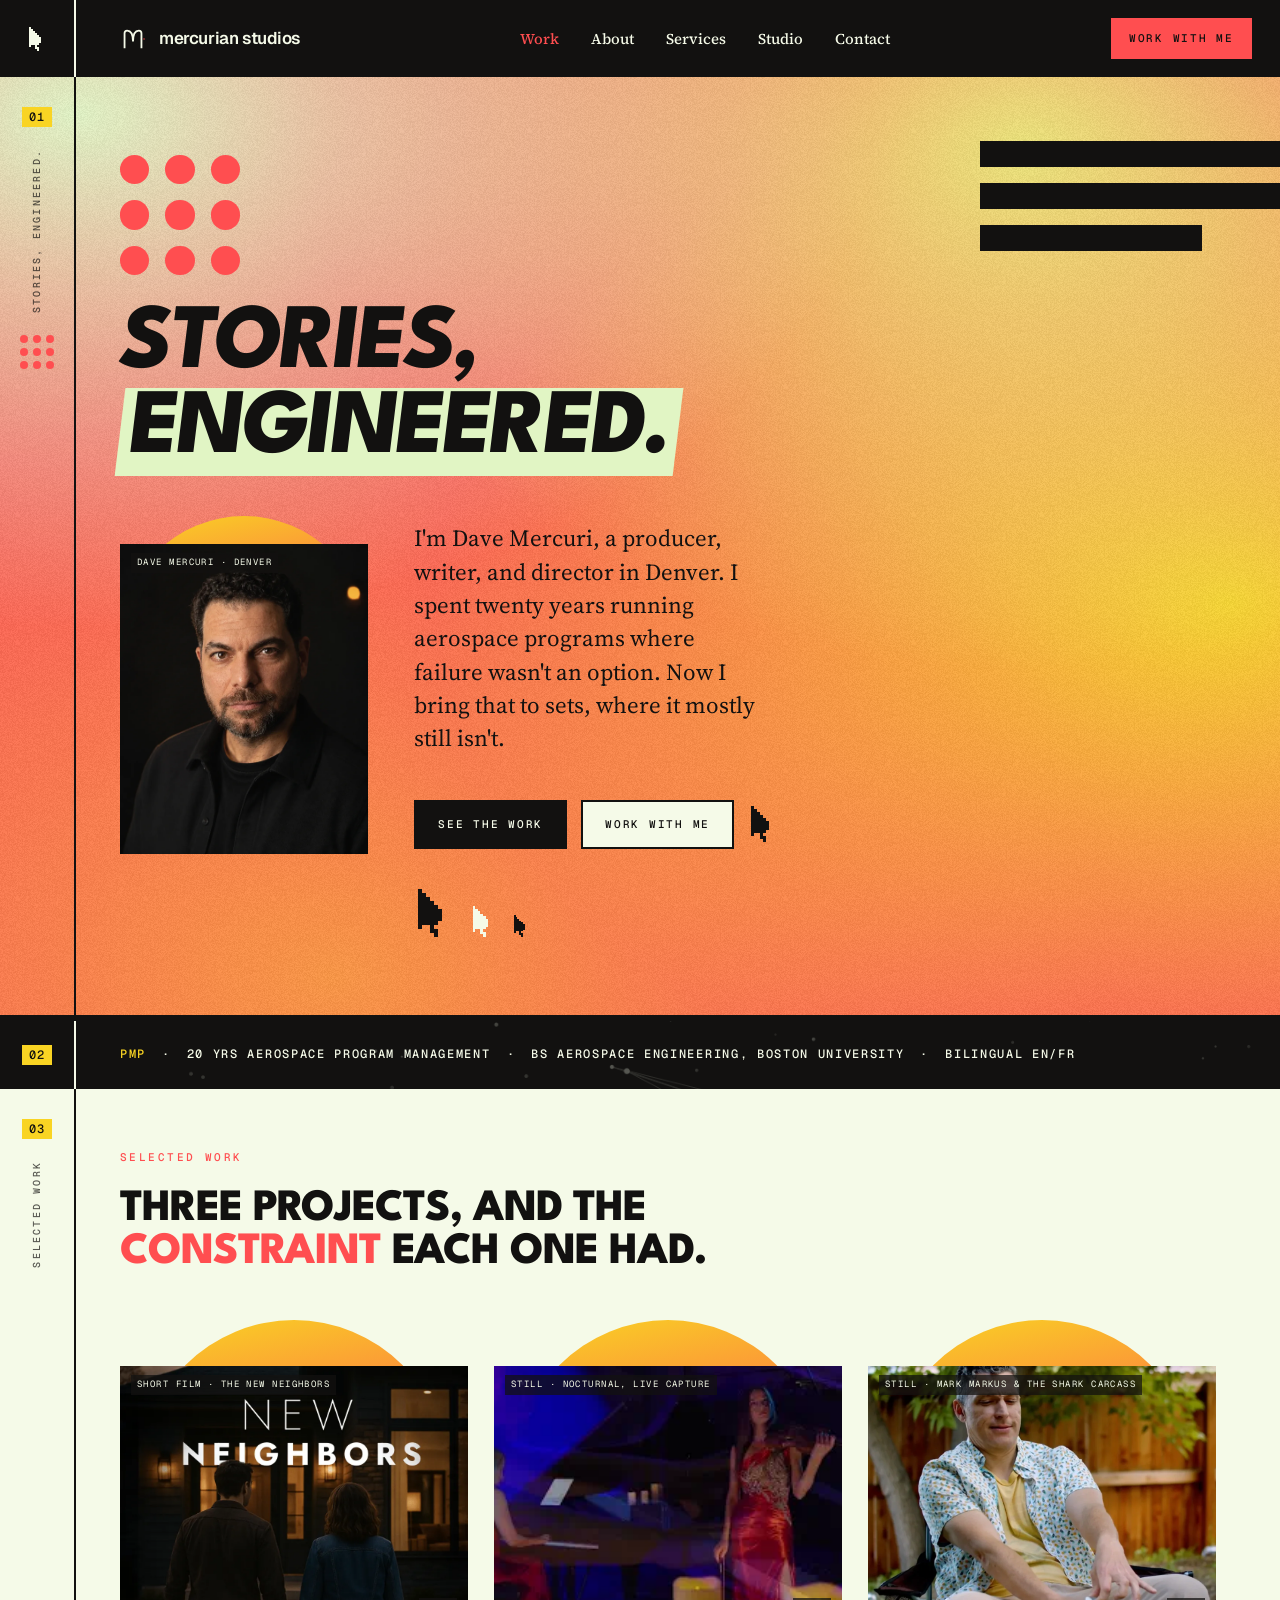
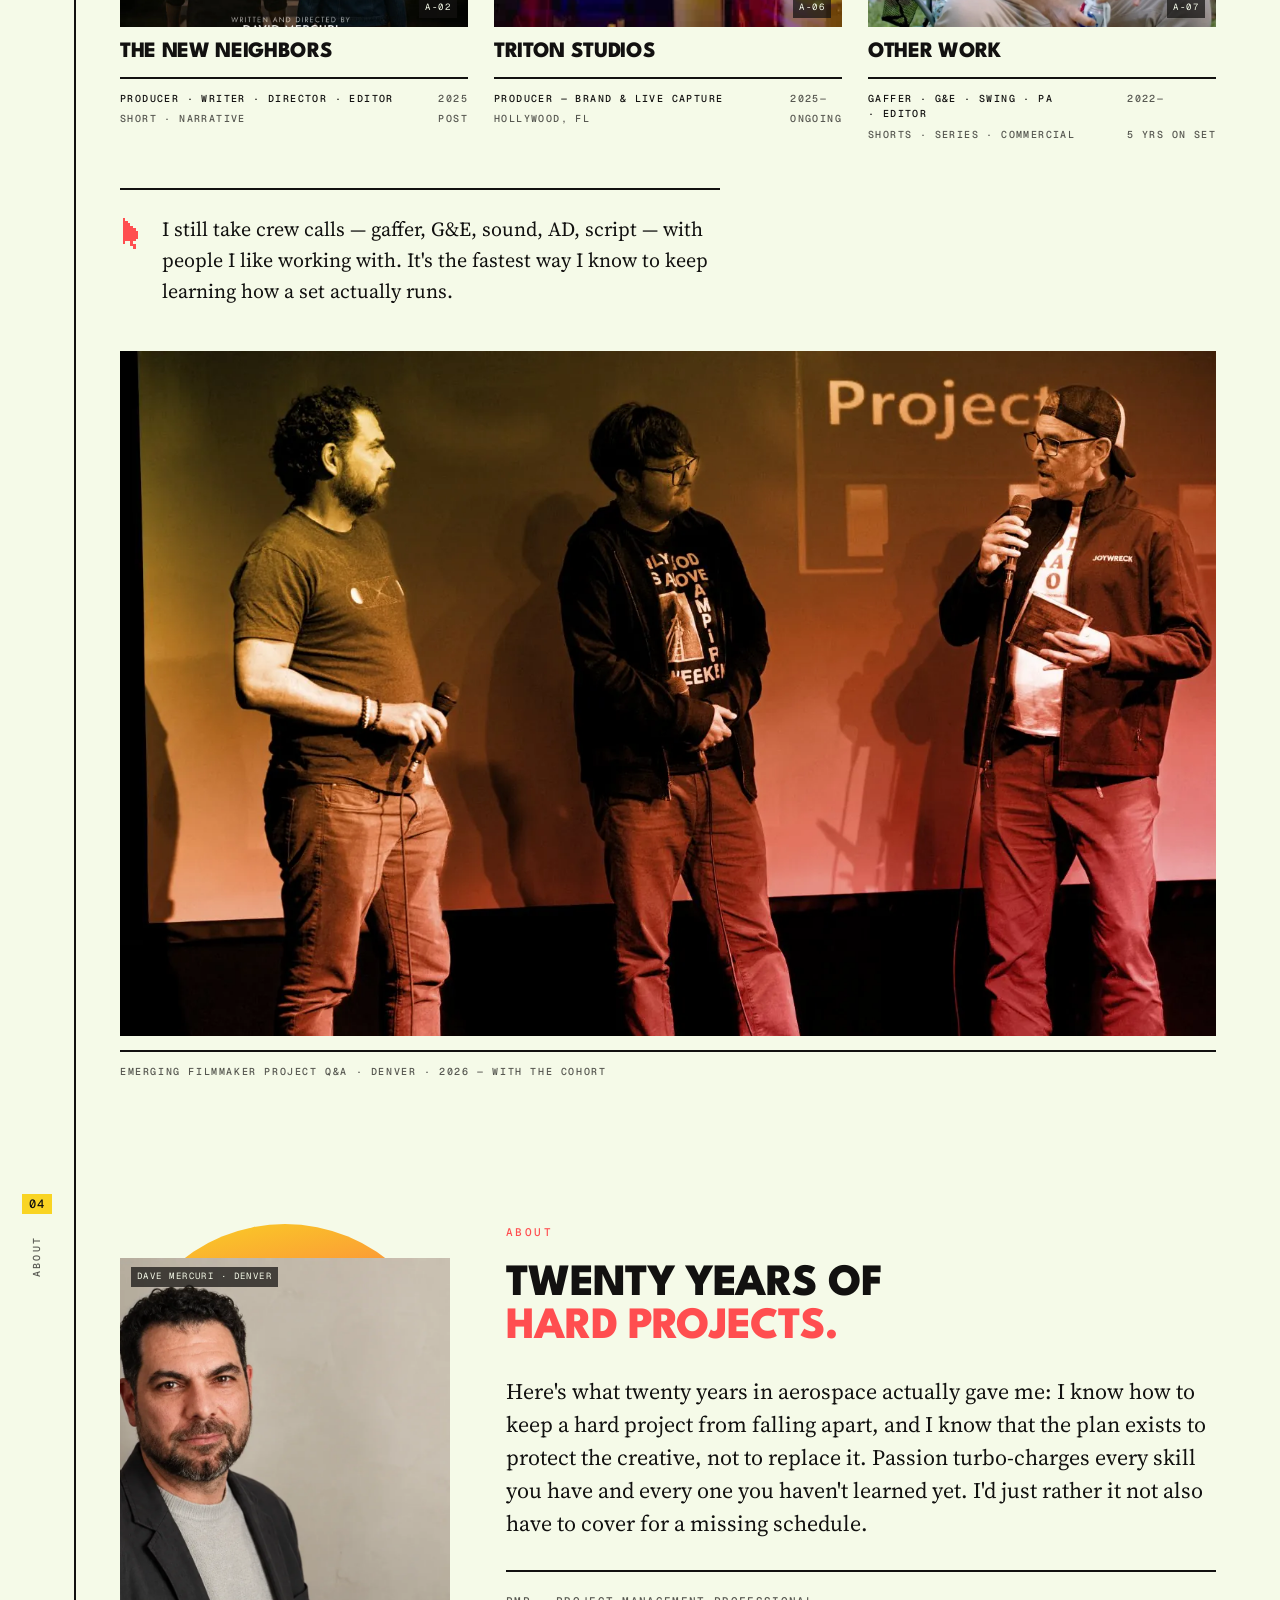
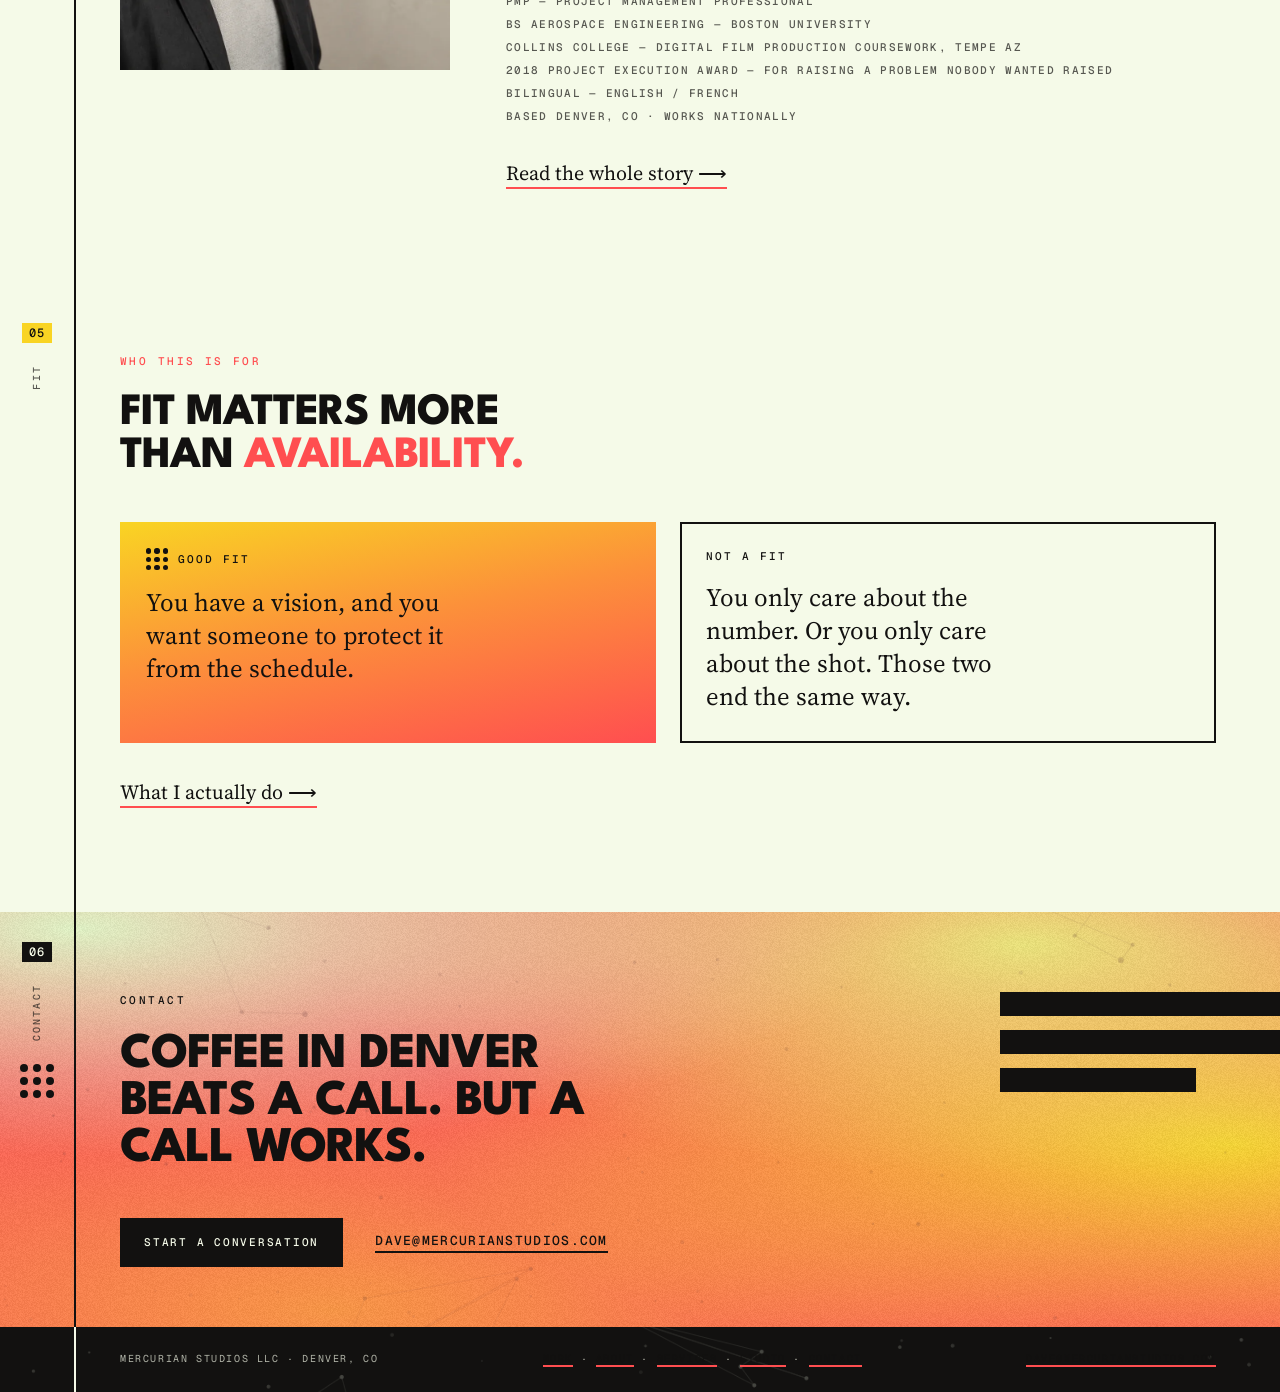
<file: index.html>
<!DOCTYPE html>
<html lang="en"><head><meta charset="utf-8"><meta name="viewport" content="width=device-width,initial-scale=1">
<title>Mercurian Studios — Stories, engineered.</title>
<meta name="description" content="Dave Mercuri is a producer, writer, and director in Denver. Twenty years of aerospace program management, now applied to film sets.">
<meta property="og:title" content="Mercurian Studios — Stories, engineered.">
<meta property="og:description" content="Dave Mercuri is a producer, writer, and director in Denver. Twenty years of aerospace program management, now applied to film sets.">
<meta property="og:type" content="website">
<meta name="theme-color" content="#121110">
<link rel="icon" href="favicon.svg" type="image/svg+xml">
<link rel="icon" href="favicon-32.png" sizes="32x32">
<link rel="apple-touch-icon" href="apple-touch-icon.png">
<link rel="preconnect" href="https://fonts.googleapis.com"><link rel="preconnect" href="https://fonts.gstatic.com" crossorigin>
<link href="https://fonts.googleapis.com/css2?family=League+Spartan:wght@600;700;800;900&family=Source+Serif+4:ital,opsz,wght@0,8..60,300..700;1,8..60,300..700&family=Geist:wght@500;600&family=Geist+Mono:wght@400;500&display=swap" rel="stylesheet">
<link rel="stylesheet" href="assets/site.css">
</head>
<body>
<header>
<div class="navrow"><div class="gut"><svg class="cur" width="20" height="24" viewBox="0 0 10 12" aria-hidden="true"><g fill="#F5FAE8"><rect x="1" y="0" width="1" height="10"/><rect x="2" y="1" width="1" height="8"/><rect x="3" y="2" width="1" height="7"/><rect x="4" y="3" width="1" height="6"/><rect x="5" y="4" width="1" height="5"/><rect x="6" y="5" width="1" height="3"/><rect x="4" y="9" width="1" height="2"/><rect x="5" y="10" width="1" height="2"/></g></svg></div>
<div class="navin">
<a class="lock" href="index.html" aria-label="Mercurian Studios — home">
<svg viewBox="0 0 200 200" width="26" height="26" aria-hidden="true" style="display:block;overflow:visible"><path d="M 35 165 L 35 55 Q 35 35 55 35 Q 100 35 100 120 Q 100 35 145 35 Q 165 35 165 55 L 165 165" fill="none" stroke="#F5FAE8" stroke-width="14" stroke-linecap="square"/><circle cx="185" cy="100" r="5.4" fill="#FF4E50"/></svg>
<span class="lockname">mercurian studios</span></a>
<nav id="nav"><a href="index.html#work" aria-current="page">Work</a><a href="about.html">About</a><a href="services.html">Services</a><a href="studio.html">Studio</a><a href="contact.html">Contact</a><a class="cta mobonly" href="contact.html">Work with me</a></nav>
<button class="navtoggle" type="button" aria-expanded="false" aria-controls="nav" aria-label="Open menu"><i></i></button>
<a class="cta" href="contact.html">Work with me</a>
</div></div>
</header>

<!-- 01 HERO -->
<section class="sec hero">
<div class="gut"><span class="gnum">01</span><span class="gnote">stories, engineered.</span><span class="dots"><i></i><i></i><i></i><i></i><i></i><i></i><i></i><i></i><i></i></span></div>
<div class="pad">
<div class="hdots"><i></i><i></i><i></i><i></i><i></i><i></i><i></i><i></i><i></i></div>
<div class="hbars"><i></i><i></i><i></i></div>
<h1><span>Stories,</span><br><em><span>engineered.</span></em></h1>
<div class="herorow">
<div class="hportrait"><div class="harc"></div><div class="ph duo"><img src="assets/photos/dave-portrait-dark.webp" width="1122" height="1402" decoding="async" alt="Portrait of Dave Mercuri"/><span class="tag">dave mercuri · denver</span></div></div>
<div class="herotext">
<p class="sub">I'm Dave Mercuri, a producer, writer, and director in Denver. I spent twenty years running aerospace programs where failure wasn't an option. Now I bring that to sets, where it mostly still isn't.</p>
<div class="btns"><a class="btn" href="#work">See the work</a><a class="btn alt" href="contact.html">Work with me</a>
<svg class="cur" width="30" height="36" viewBox="0 0 10 12" aria-hidden="true"><g fill="#121110"><rect x="1" y="0" width="1" height="10"/><rect x="2" y="1" width="1" height="8"/><rect x="3" y="2" width="1" height="7"/><rect x="4" y="3" width="1" height="6"/><rect x="5" y="4" width="1" height="5"/><rect x="6" y="5" width="1" height="3"/><rect x="4" y="9" width="1" height="2"/><rect x="5" y="10" width="1" height="2"/></g></svg>
</div>
<div class="herocurs"><svg class="cur" width="40" height="48" viewBox="0 0 10 12" aria-hidden="true"><g fill="#121110"><rect x="1" y="0" width="1" height="10"/><rect x="2" y="1" width="1" height="8"/><rect x="3" y="2" width="1" height="7"/><rect x="4" y="3" width="1" height="6"/><rect x="5" y="4" width="1" height="5"/><rect x="6" y="5" width="1" height="3"/><rect x="4" y="9" width="1" height="2"/><rect x="5" y="10" width="1" height="2"/></g></svg><svg class="cur" width="26" height="31" viewBox="0 0 10 12" aria-hidden="true"><g fill="#F5FAE8"><rect x="1" y="0" width="1" height="10"/><rect x="2" y="1" width="1" height="8"/><rect x="3" y="2" width="1" height="7"/><rect x="4" y="3" width="1" height="6"/><rect x="5" y="4" width="1" height="5"/><rect x="6" y="5" width="1" height="3"/><rect x="4" y="9" width="1" height="2"/><rect x="5" y="10" width="1" height="2"/></g></svg><svg class="cur" width="18" height="22" viewBox="0 0 10 12" aria-hidden="true"><g fill="#121110"><rect x="1" y="0" width="1" height="10"/><rect x="2" y="1" width="1" height="8"/><rect x="3" y="2" width="1" height="7"/><rect x="4" y="3" width="1" height="6"/><rect x="5" y="4" width="1" height="5"/><rect x="6" y="5" width="1" height="3"/><rect x="4" y="9" width="1" height="2"/><rect x="5" y="10" width="1" height="2"/></g></svg></div>
</div>
</div>
</div>
</section>

<div class="rule"></div>

<!-- 02 PROOF STRIP -->
<section class="sec strip onNavy">
<div class="gut"><span class="gnum">02</span></div>
<div class="pad"><div class="proof"><b>PMP</b><span>·</span><span>20 yrs aerospace program management</span><span>·</span><span>BS Aerospace Engineering, Boston University</span><span>·</span><span>Bilingual EN/FR</span></div></div>
</section>

<!-- 03 SELECTED WORK -->
<section class="sec" id="work">
<div class="gut"><span class="gnum">03</span><span class="gnote">selected work</span></div>
<div class="pad">
<p class="eyebrow">Selected work</p>
<h2>Three projects, and the<br><em>constraint</em> each one had.</h2>
<div class="cards">
<a class="card rv" href="new-neighbors.html">
<div class="phwrap"><div class="arc"></div><div class="ph duo"><img src="assets/photos/new-neighbors-poster.webp" width="922" height="1046" loading="lazy" decoding="async" alt="New Neighbors poster — two people approaching a lit house at dusk"/><span class="tag">short film · the new neighbors</span><span class="tag b">A-02</span></div></div>
<h3 class="ctitle">The New Neighbors</h3>
<div class="slate"><span><b>Producer · Writer · Director · Editor</b></span><span>2025</span><span>Short · narrative</span><span>Post</span></div>
</a>
<a class="card rv" href="triton-studios.html">
<div class="phwrap"><div class="arc"></div><div class="ph duo tr"><img src="assets/photos/triton-live-capture.webp" width="320" height="180" loading="lazy" decoding="async" alt="Hands on a grand piano lit in blue during a live capture session"/><span class="tag">still · nocturnal, live capture</span><span class="tag b">A-06</span></div></div>
<h3 class="ctitle">Triton Studios</h3>
<div class="slate"><span><b>Producer — brand &amp; live capture</b></span><span>2025—</span><span>Hollywood, FL</span><span>Ongoing</span></div>
</a>
<a class="card rv" href="other-work.html">
<div class="phwrap"><div class="arc"></div><div class="ph duo"><img src="assets/photos/mark-markus-shark-carcass.webp" width="1351" height="774" loading="lazy" decoding="async" alt="Actor wincing in a camp chair in a backyard, from Mark Markus &amp; the Shark Carcass"/><span class="tag">still · mark markus &amp; the shark carcass</span><span class="tag b">A-07</span></div></div>
<h3 class="ctitle">Other work</h3>
<div class="slate"><span><b>Gaffer · G&amp;E · Swing · PA · Editor</b></span><span>2022—</span><span>Shorts · series · commercial</span><span>5 yrs on set</span></div>
</a>
</div>
<p class="crew"><svg class="cur" width="26" height="31" viewBox="0 0 10 12" aria-hidden="true" style="margin-top:4px"><g fill="#FF4E50"><rect x="1" y="0" width="1" height="10"/><rect x="2" y="1" width="1" height="8"/><rect x="3" y="2" width="1" height="7"/><rect x="4" y="3" width="1" height="6"/><rect x="5" y="4" width="1" height="5"/><rect x="6" y="5" width="1" height="3"/><rect x="4" y="9" width="1" height="2"/><rect x="5" y="10" width="1" height="2"/></g></svg><span>I still take crew calls — gaffer, G&amp;E, sound, AD, script — with people I like working with. It's the fastest way I know to keep learning how a set actually runs.</span></p>
<figure class="band rv"><div class="ph duo"><img src="assets/photos/qa-stage-wide-duo.webp" width="1520" height="1140" loading="lazy" decoding="async" alt="Three filmmakers with microphones on stage in front of a projected Emerging Filmmaker Project title card"/></div><figcaption>Emerging Filmmaker Project Q&amp;A · Denver · 2026 — with the cohort</figcaption></figure>
</div>
</section>

<!-- 04 ABOUT -->
<section class="sec" id="about">
<div class="gut"><span class="gnum">04</span><span class="gnote">about</span></div>
<div class="pad">
<div class="bio">
<div class="portwrap rv"><div class="arc"></div><div class="ph duo"><img src="assets/photos/dave-blazer.webp" width="1536" height="1024" loading="lazy" decoding="async" alt="Dave Mercuri in a dark blazer against a pale wall"/><span class="tag">dave mercuri · denver</span></div></div>
<div>
<p class="eyebrow">About</p>
<h2>Twenty years of<br><em>hard projects.</em></h2>
<p class="lede meas">Here's what twenty years in aerospace actually gave me: I know how to keep a hard project from falling apart, and I know that the plan exists to protect the creative, not to replace it. Passion turbo-charges every skill you have and every one you haven't learned yet. I'd just rather it not also have to cover for a missing schedule.</p>
<div class="creds">PMP — Project Management Professional<br>BS Aerospace Engineering — Boston University<br>Collins College — Digital Film Production coursework, Tempe AZ<br>2018 Project Execution Award — for raising a problem nobody wanted raised<br>Bilingual — English / French<br>Based Denver, CO · Works nationally</div>
<p style="margin-top:30px"><a href="about.html">Read the whole story ⟶</a></p>
</div>
</div>
</div>
</section>

<!-- 05 FIT -->
<section class="sec" id="fit">
<div class="gut"><span class="gnum">05</span><span class="gnote">fit</span></div>
<div class="pad">
<p class="eyebrow">Who this is for</p>
<h2>Fit matters more<br>than <em>availability.</em></h2>
<div class="fit">
<div class="fitcol rv"><div class="fitlab"><span class="dots" style="width:22px;grid-template-columns:repeat(3,1fr);gap:3px"><i></i><i></i><i></i><i></i><i></i><i></i><i></i><i></i><i></i></span>Good fit</div><p>You have a vision, and you want someone to protect it from the schedule.</p></div>
<div class="fitcol rv"><div class="fitlab" style="color:var(--navy)">Not a fit</div><p>You only care about the number. Or you only care about the shot. Those two end the same way.</p></div>
</div>
<p style="margin-top:34px"><a href="services.html">What I actually do ⟶</a></p>
</div>
</section>

<!-- 06 CONTACT -->
<section class="sec contact" id="contact">
<div class="gut"><span class="gnum">06</span><span class="gnote">contact</span><span class="dots"><i></i><i></i><i></i><i></i><i></i><i></i><i></i><i></i><i></i></span></div>
<div class="pad">
<div class="cbars"><i></i><i></i><i></i></div>
<p class="eyebrow">Contact</p>
<h2 class="cbig">Coffee in Denver beats a call. But a call works.</h2>
<div class="crow"><a class="btn" href="contact.html">Start a conversation</a><a class="mailto" href="mailto:dave@mercurianstudios.com">dave@mercurianstudios.com</a></div>
</div>
</section>
<footer><div class="gut"></div><div class="fin">
<span>Mercurian Studios LLC · Denver, CO</span>
<span><a href="index.html#work">Work</a> · <a href="about.html">About</a> · <a href="services.html">Services</a> · <a href="studio.html">Studio</a> · <a href="contact.html">Contact</a></span>
<span><a href="mailto:dave@mercurianstudios.com">dave@mercurianstudios.com</a></span>
</div></footer>

<div class="lb" id="lb"><div class="frame"><button class="x" type="button" aria-label="Close video">Close ✕</button><div id="lbslot"></div></div></div>
<script src="assets/site.js"></script>
</body></html>
</file>
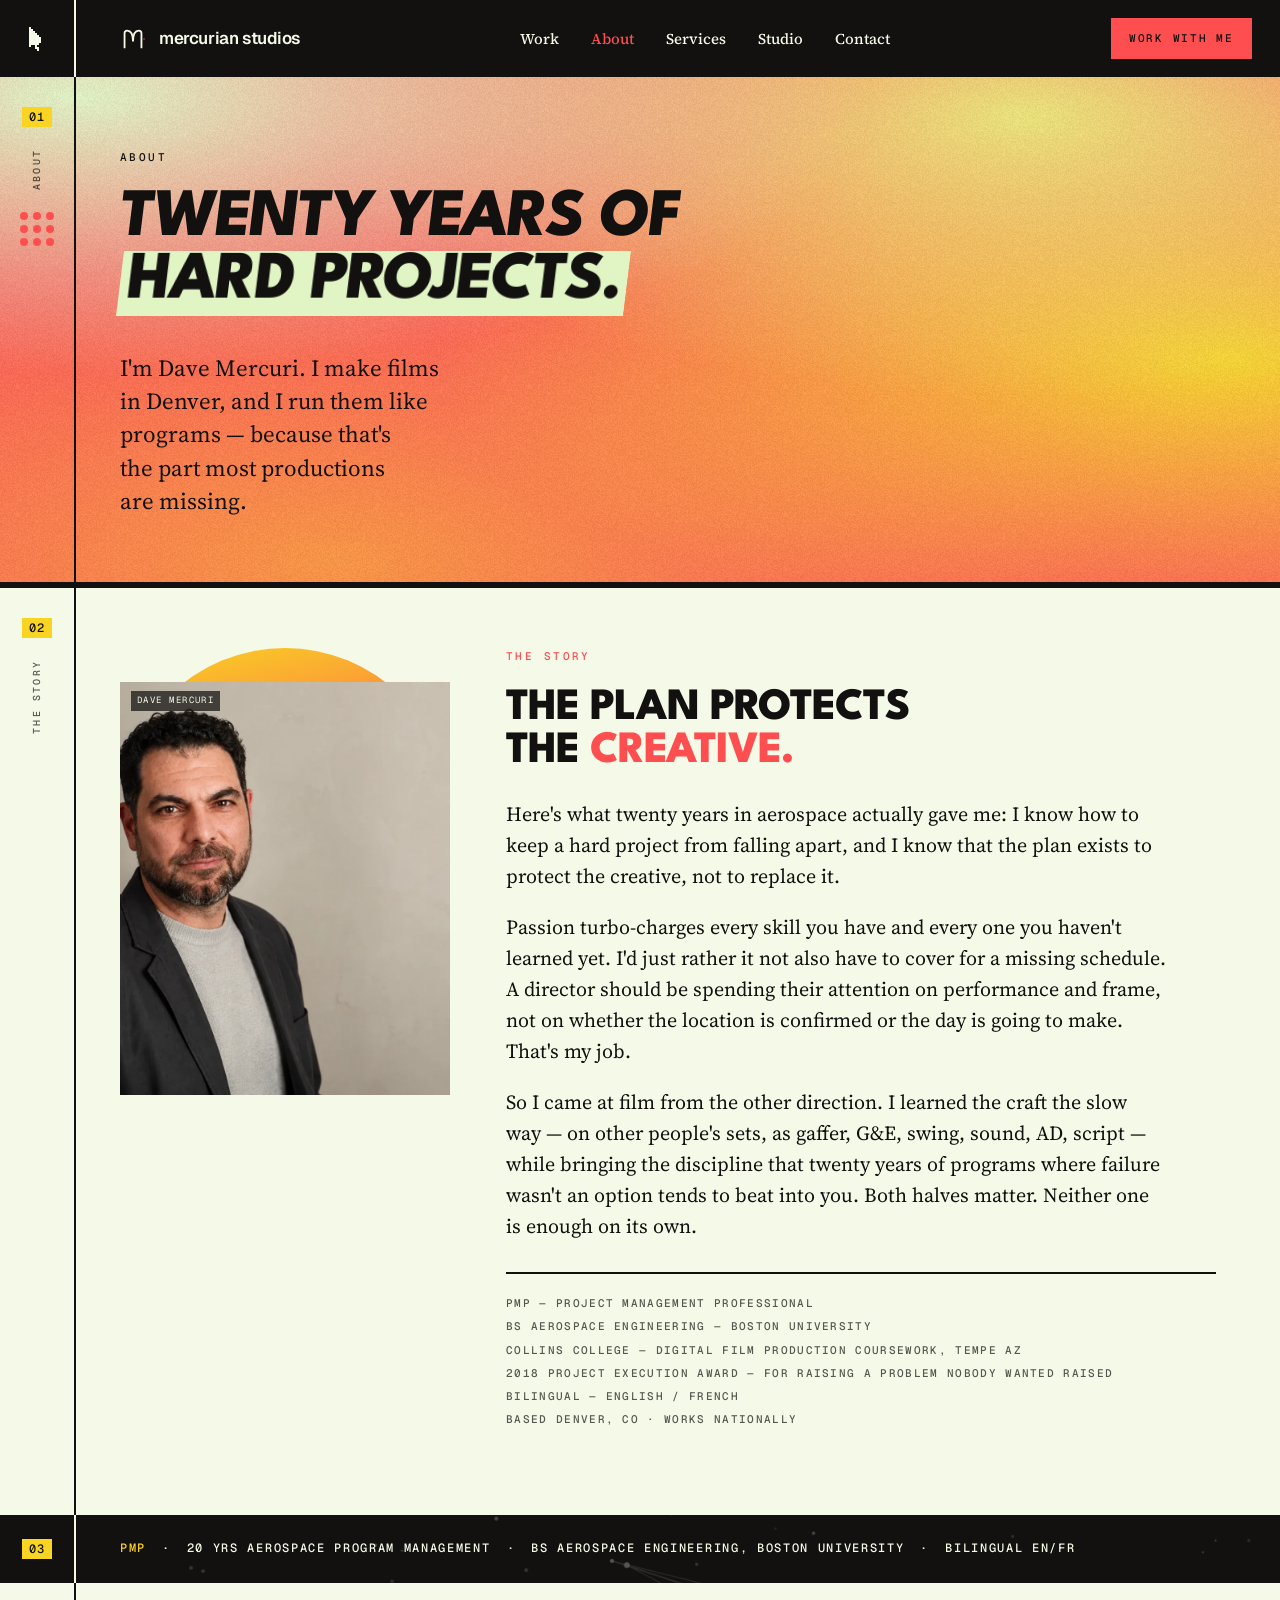
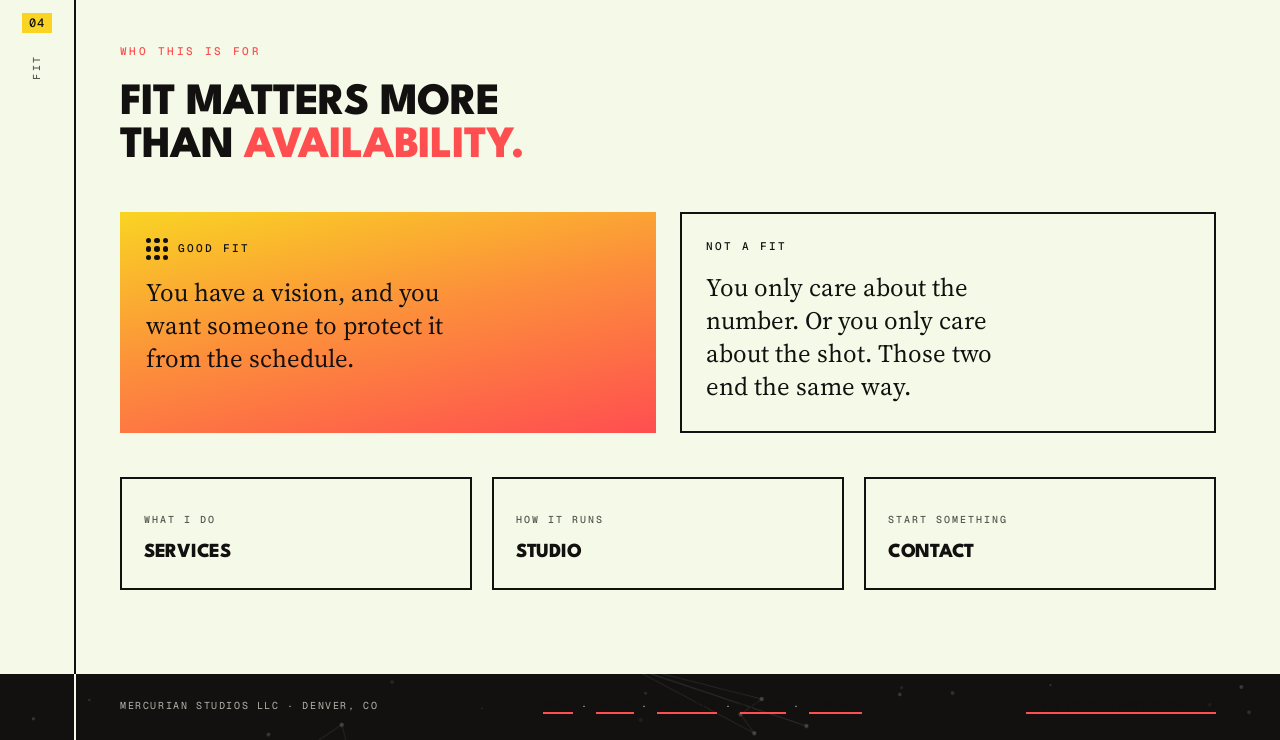
<file: about.html>
<!DOCTYPE html>
<html lang="en"><head><meta charset="utf-8"><meta name="viewport" content="width=device-width,initial-scale=1">
<title>About — Mercurian Studios</title>
<meta name="description" content="Dave Mercuri spent twenty years running aerospace programs. Now he produces, writes and directs film in Denver.">
<meta property="og:title" content="About — Mercurian Studios">
<meta property="og:description" content="Dave Mercuri spent twenty years running aerospace programs. Now he produces, writes and directs film in Denver.">
<meta property="og:type" content="website">
<meta name="theme-color" content="#121110">
<link rel="icon" href="favicon.svg" type="image/svg+xml">
<link rel="icon" href="favicon-32.png" sizes="32x32">
<link rel="apple-touch-icon" href="apple-touch-icon.png">
<link rel="preconnect" href="https://fonts.googleapis.com"><link rel="preconnect" href="https://fonts.gstatic.com" crossorigin>
<link href="https://fonts.googleapis.com/css2?family=League+Spartan:wght@600;700;800;900&family=Source+Serif+4:ital,opsz,wght@0,8..60,300..700;1,8..60,300..700&family=Geist:wght@500;600&family=Geist+Mono:wght@400;500&display=swap" rel="stylesheet">
<link rel="stylesheet" href="assets/site.css">
</head>
<body>
<header>
<div class="navrow"><div class="gut"><svg class="cur" width="20" height="24" viewBox="0 0 10 12" aria-hidden="true"><g fill="#F5FAE8"><rect x="1" y="0" width="1" height="10"/><rect x="2" y="1" width="1" height="8"/><rect x="3" y="2" width="1" height="7"/><rect x="4" y="3" width="1" height="6"/><rect x="5" y="4" width="1" height="5"/><rect x="6" y="5" width="1" height="3"/><rect x="4" y="9" width="1" height="2"/><rect x="5" y="10" width="1" height="2"/></g></svg></div>
<div class="navin">
<a class="lock" href="index.html" aria-label="Mercurian Studios — home">
<svg viewBox="0 0 200 200" width="26" height="26" aria-hidden="true" style="display:block;overflow:visible"><path d="M 35 165 L 35 55 Q 35 35 55 35 Q 100 35 100 120 Q 100 35 145 35 Q 165 35 165 55 L 165 165" fill="none" stroke="#F5FAE8" stroke-width="14" stroke-linecap="square"/><circle cx="185" cy="100" r="5.4" fill="#FF4E50"/></svg>
<span class="lockname">mercurian studios</span></a>
<nav id="nav"><a href="index.html#work">Work</a><a href="about.html" aria-current="page">About</a><a href="services.html">Services</a><a href="studio.html">Studio</a><a href="contact.html">Contact</a><a class="cta mobonly" href="contact.html">Work with me</a></nav>
<button class="navtoggle" type="button" aria-expanded="false" aria-controls="nav" aria-label="Open menu"><i></i></button>
<a class="cta" href="contact.html">Work with me</a>
</div></div>
</header>
<section class="sec phero">
<div class="gut"><span class="gnum">01</span><span class="gnote">about</span><span class="dots"><i></i><i></i><i></i><i></i><i></i><i></i><i></i><i></i><i></i></span></div>
<div class="pad">
<p class="eyebrow">About</p>
<h1><span>Twenty years of</span><br><em><span>hard projects.</span></em></h1>
<p class="sub">I'm Dave Mercuri. I make films in Denver, and I run them like programs — because that's the part most productions are missing.</p>
</div>
</section>

<div class="rule"></div>

<section class="sec">
<div class="gut"><span class="gnum">02</span><span class="gnote">the story</span></div>
<div class="pad">
<div class="bio">
<div class="portwrap rv"><div class="arc"></div><div class="ph duo"><img src="assets/photos/dave-blazer.webp" width="1536" height="1024" loading="lazy" decoding="async" alt="Dave Mercuri in a dark blazer against a pale wall"/><span class="tag">dave mercuri</span></div></div>
<div>
<p class="eyebrow">The story</p>
<h2>The plan protects<br>the <em>creative.</em></h2>
<div class="prose" style="margin-top:26px">
<p>Here's what twenty years in aerospace actually gave me: I know how to keep a hard project from falling apart, and I know that the plan exists to protect the creative, not to replace it.</p>
<p>Passion turbo-charges every skill you have and every one you haven't learned yet. I'd just rather it not also have to cover for a missing schedule. A director should be spending their attention on performance and frame, not on whether the location is confirmed or the day is going to make. That's my job.</p>
<p>So I came at film from the other direction. I learned the craft the slow way — on other people's sets, as gaffer, G&amp;E, swing, sound, AD, script — while bringing the discipline that twenty years of programs where failure wasn't an option tends to beat into you. Both halves matter. Neither one is enough on its own.</p>
</div>
<div class="creds">PMP — Project Management Professional<br>BS Aerospace Engineering — Boston University<br>Collins College — Digital Film Production coursework, Tempe AZ<br>2018 Project Execution Award — for raising a problem nobody wanted raised<br>Bilingual — English / French<br>Based Denver, CO · Works nationally</div>
</div>
</div>
</div>
</section>

<section class="sec strip onNavy">
<div class="gut"><span class="gnum">03</span></div>
<div class="pad"><div class="proof"><b>PMP</b><span>·</span><span>20 yrs aerospace program management</span><span>·</span><span>BS Aerospace Engineering, Boston University</span><span>·</span><span>Bilingual EN/FR</span></div></div>
</section>

<section class="sec">
<div class="gut"><span class="gnum">04</span><span class="gnote">fit</span></div>
<div class="pad">
<p class="eyebrow">Who this is for</p>
<h2>Fit matters more<br>than <em>availability.</em></h2>
<div class="fit">
<div class="fitcol rv"><div class="fitlab"><span class="dots" style="width:22px;grid-template-columns:repeat(3,1fr);gap:3px"><i></i><i></i><i></i><i></i><i></i><i></i><i></i><i></i><i></i></span>Good fit</div><p>You have a vision, and you want someone to protect it from the schedule.</p></div>
<div class="fitcol rv"><div class="fitlab" style="color:var(--navy)">Not a fit</div><p>You only care about the number. Or you only care about the shot. Those two end the same way.</p></div>
</div>
<div class="nextgrid"><a class="nextcard" href="services.html"><span class="nextlab">What I do</span><p class="nextt">Services</p></a><a class="nextcard" href="studio.html"><span class="nextlab">How it runs</span><p class="nextt">Studio</p></a><a class="nextcard" href="contact.html"><span class="nextlab">Start something</span><p class="nextt">Contact</p></a></div>
</div>
</section>
<footer><div class="gut"></div><div class="fin">
<span>Mercurian Studios LLC · Denver, CO</span>
<span><a href="index.html#work">Work</a> · <a href="about.html">About</a> · <a href="services.html">Services</a> · <a href="studio.html">Studio</a> · <a href="contact.html">Contact</a></span>
<span><a href="mailto:dave@mercurianstudios.com">dave@mercurianstudios.com</a></span>
</div></footer>

<div class="lb" id="lb"><div class="frame"><button class="x" type="button" aria-label="Close video">Close ✕</button><div id="lbslot"></div></div></div>
<script src="assets/site.js"></script>
</body></html>
</file>
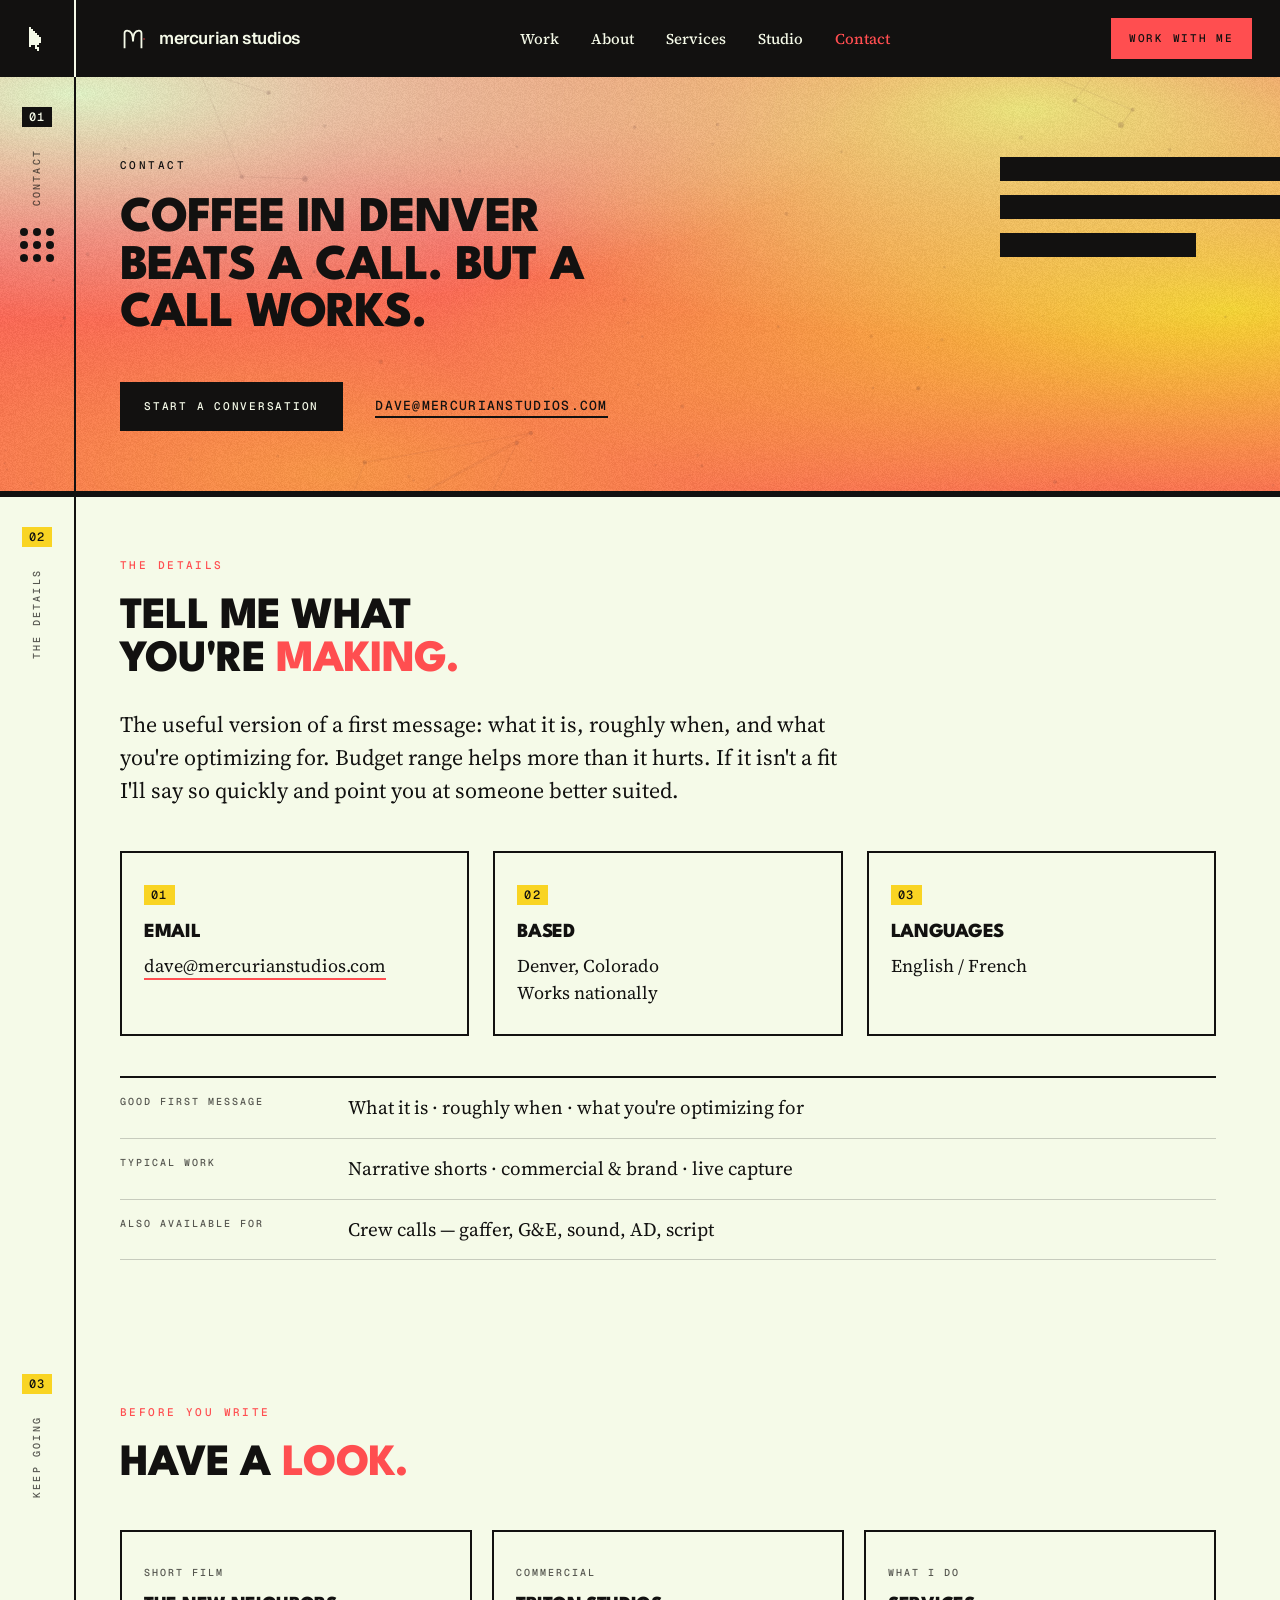
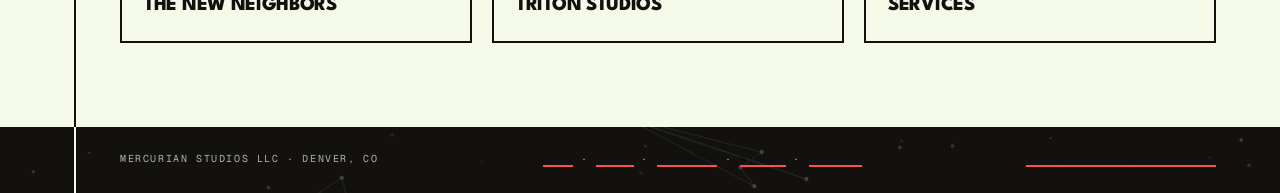
<file: contact.html>
<!DOCTYPE html>
<html lang="en"><head><meta charset="utf-8"><meta name="viewport" content="width=device-width,initial-scale=1">
<title>Contact — Mercurian Studios</title>
<meta name="description" content="Get in touch with Dave Mercuri at Mercurian Studios, Denver, Colorado.">
<meta property="og:title" content="Contact — Mercurian Studios">
<meta property="og:description" content="Get in touch with Dave Mercuri at Mercurian Studios, Denver, Colorado.">
<meta property="og:type" content="website">
<meta name="theme-color" content="#121110">
<link rel="icon" href="favicon.svg" type="image/svg+xml">
<link rel="icon" href="favicon-32.png" sizes="32x32">
<link rel="apple-touch-icon" href="apple-touch-icon.png">
<link rel="preconnect" href="https://fonts.googleapis.com"><link rel="preconnect" href="https://fonts.gstatic.com" crossorigin>
<link href="https://fonts.googleapis.com/css2?family=League+Spartan:wght@600;700;800;900&family=Source+Serif+4:ital,opsz,wght@0,8..60,300..700;1,8..60,300..700&family=Geist:wght@500;600&family=Geist+Mono:wght@400;500&display=swap" rel="stylesheet">
<link rel="stylesheet" href="assets/site.css">
</head>
<body>
<header>
<div class="navrow"><div class="gut"><svg class="cur" width="20" height="24" viewBox="0 0 10 12" aria-hidden="true"><g fill="#F5FAE8"><rect x="1" y="0" width="1" height="10"/><rect x="2" y="1" width="1" height="8"/><rect x="3" y="2" width="1" height="7"/><rect x="4" y="3" width="1" height="6"/><rect x="5" y="4" width="1" height="5"/><rect x="6" y="5" width="1" height="3"/><rect x="4" y="9" width="1" height="2"/><rect x="5" y="10" width="1" height="2"/></g></svg></div>
<div class="navin">
<a class="lock" href="index.html" aria-label="Mercurian Studios — home">
<svg viewBox="0 0 200 200" width="26" height="26" aria-hidden="true" style="display:block;overflow:visible"><path d="M 35 165 L 35 55 Q 35 35 55 35 Q 100 35 100 120 Q 100 35 145 35 Q 165 35 165 55 L 165 165" fill="none" stroke="#F5FAE8" stroke-width="14" stroke-linecap="square"/><circle cx="185" cy="100" r="5.4" fill="#FF4E50"/></svg>
<span class="lockname">mercurian studios</span></a>
<nav id="nav"><a href="index.html#work">Work</a><a href="about.html">About</a><a href="services.html">Services</a><a href="studio.html">Studio</a><a href="contact.html" aria-current="page">Contact</a><a class="cta mobonly" href="contact.html">Work with me</a></nav>
<button class="navtoggle" type="button" aria-expanded="false" aria-controls="nav" aria-label="Open menu"><i></i></button>
<a class="cta" href="contact.html">Work with me</a>
</div></div>
</header>

<section class="sec contact">
<div class="gut"><span class="gnum">01</span><span class="gnote">contact</span><span class="dots"><i></i><i></i><i></i><i></i><i></i><i></i><i></i><i></i><i></i></span></div>
<div class="pad">
<div class="cbars"><i></i><i></i><i></i></div>
<p class="eyebrow">Contact</p>
<h1 class="cbig">Coffee in Denver beats a call. But a call works.</h1>
<div class="crow"><a class="btn" href="mailto:dave@mercurianstudios.com?subject=Project%20enquiry">Start a conversation</a><a class="mailto" href="mailto:dave@mercurianstudios.com">dave@mercurianstudios.com</a></div>
</div>
</section>

<div class="rule"></div>

<section class="sec">
<div class="gut"><span class="gnum">02</span><span class="gnote">the details</span></div>
<div class="pad">
<p class="eyebrow">The details</p>
<h2>Tell me what<br>you're <em>making.</em></h2>
<p class="lede meas">The useful version of a first message: what it is, roughly when, and what you're optimizing for. Budget range helps more than it hurts. If it isn't a fit I'll say so quickly and point you at someone better suited.</p>
<div class="cgrid">
<div class="cblock rv"><span class="gnum">01</span><h3>Email</h3><p><a href="mailto:dave@mercurianstudios.com">dave@mercurianstudios.com</a></p></div>
<div class="cblock rv"><span class="gnum">02</span><h3>Based</h3><p>Denver, Colorado<br>Works nationally</p></div>
<div class="cblock rv"><span class="gnum">03</span><h3>Languages</h3><p>English / French</p></div>
</div>
<div class="spec">
<div class="specrow"><div class="speck">Good first message</div><div class="specv">What it is · roughly when · what you're optimizing for</div></div>
<div class="specrow"><div class="speck">Typical work</div><div class="specv">Narrative shorts · commercial &amp; brand · live capture</div></div>
<div class="specrow"><div class="speck">Also available for</div><div class="specv">Crew calls — gaffer, G&amp;E, sound, AD, script</div></div>
</div>
</div>
</section>

<section class="sec">
<div class="gut"><span class="gnum">03</span><span class="gnote">keep going</span></div>
<div class="pad">
<p class="eyebrow">Before you write</p>
<h2>Have a <em>look.</em></h2>
<div class="nextgrid"><a class="nextcard" href="new-neighbors.html"><span class="nextlab">Short film</span><p class="nextt">The New Neighbors</p></a><a class="nextcard" href="triton-studios.html"><span class="nextlab">Commercial</span><p class="nextt">Triton Studios</p></a><a class="nextcard" href="services.html"><span class="nextlab">What I do</span><p class="nextt">Services</p></a></div>
</div>
</section>
<footer><div class="gut"></div><div class="fin">
<span>Mercurian Studios LLC · Denver, CO</span>
<span><a href="index.html#work">Work</a> · <a href="about.html">About</a> · <a href="services.html">Services</a> · <a href="studio.html">Studio</a> · <a href="contact.html">Contact</a></span>
<span><a href="mailto:dave@mercurianstudios.com">dave@mercurianstudios.com</a></span>
</div></footer>

<div class="lb" id="lb"><div class="frame"><button class="x" type="button" aria-label="Close video">Close ✕</button><div id="lbslot"></div></div></div>
<script src="assets/site.js"></script>
</body></html>
</file>
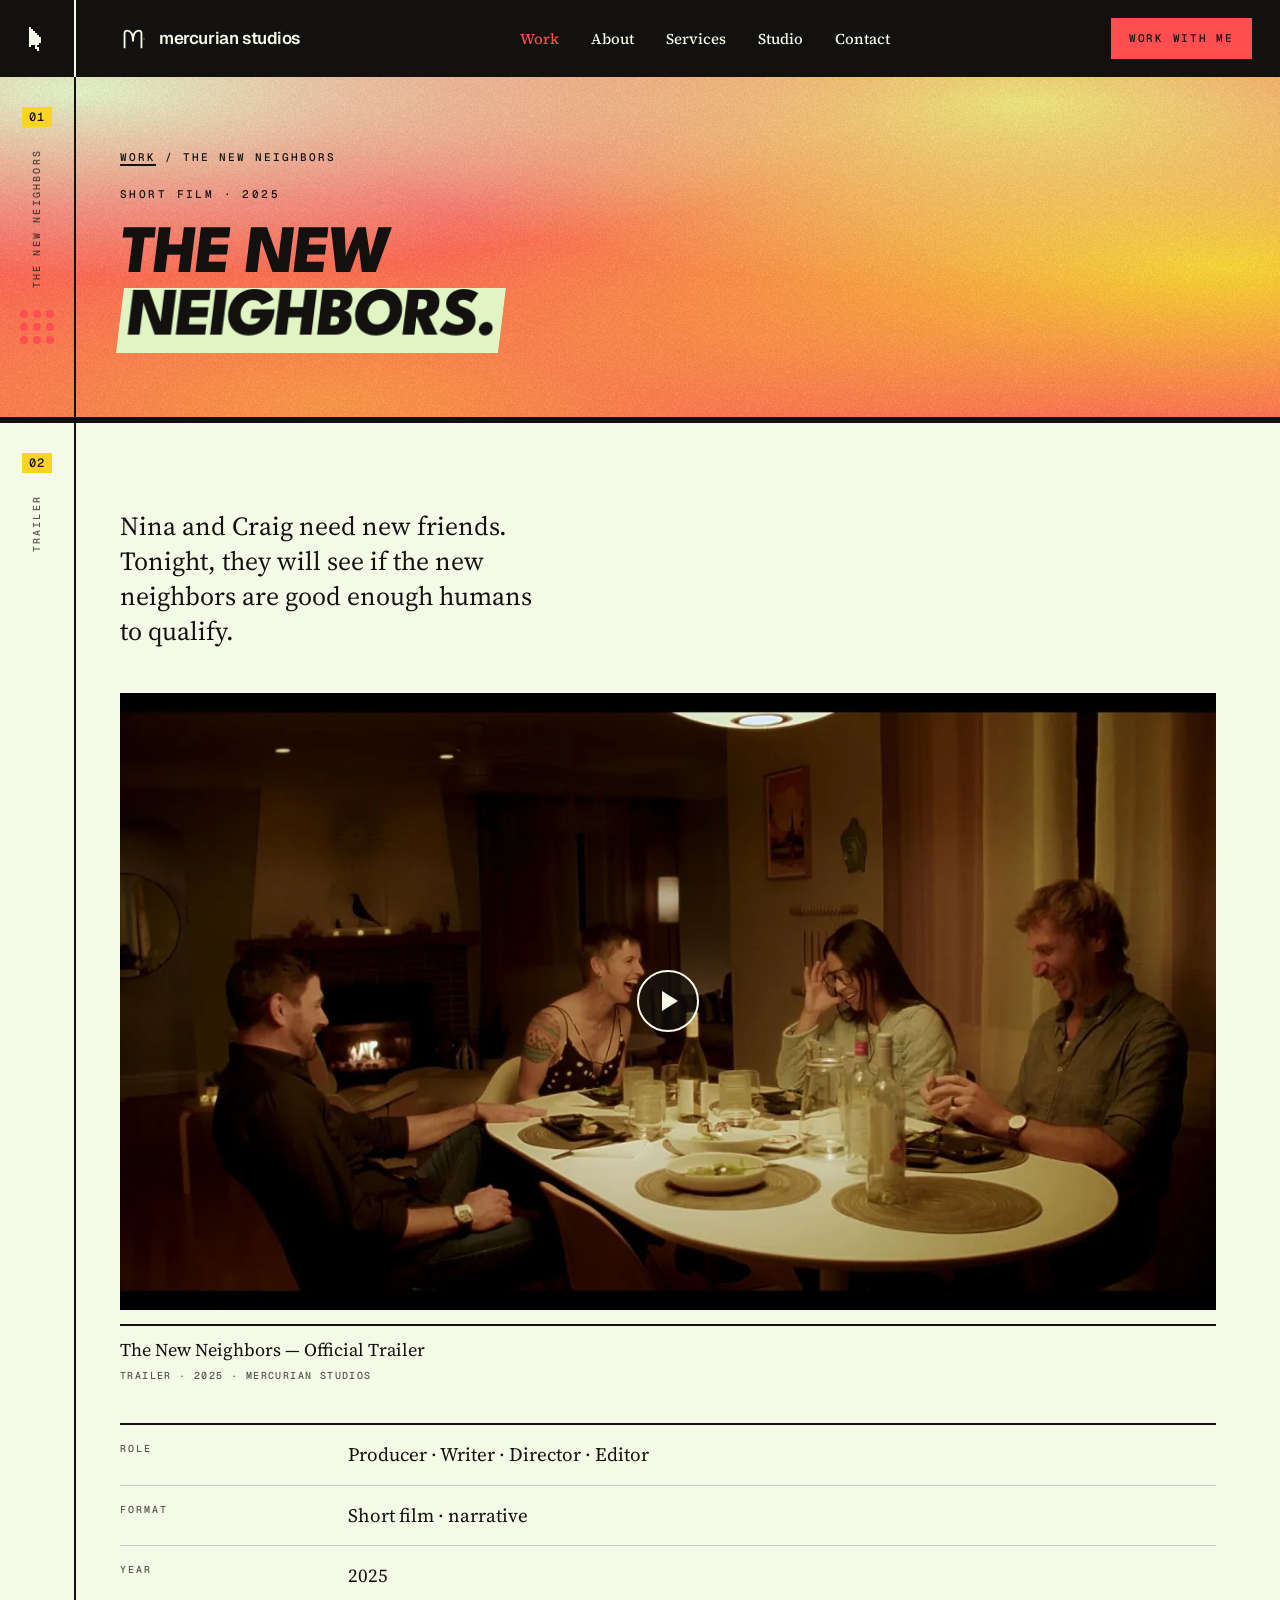
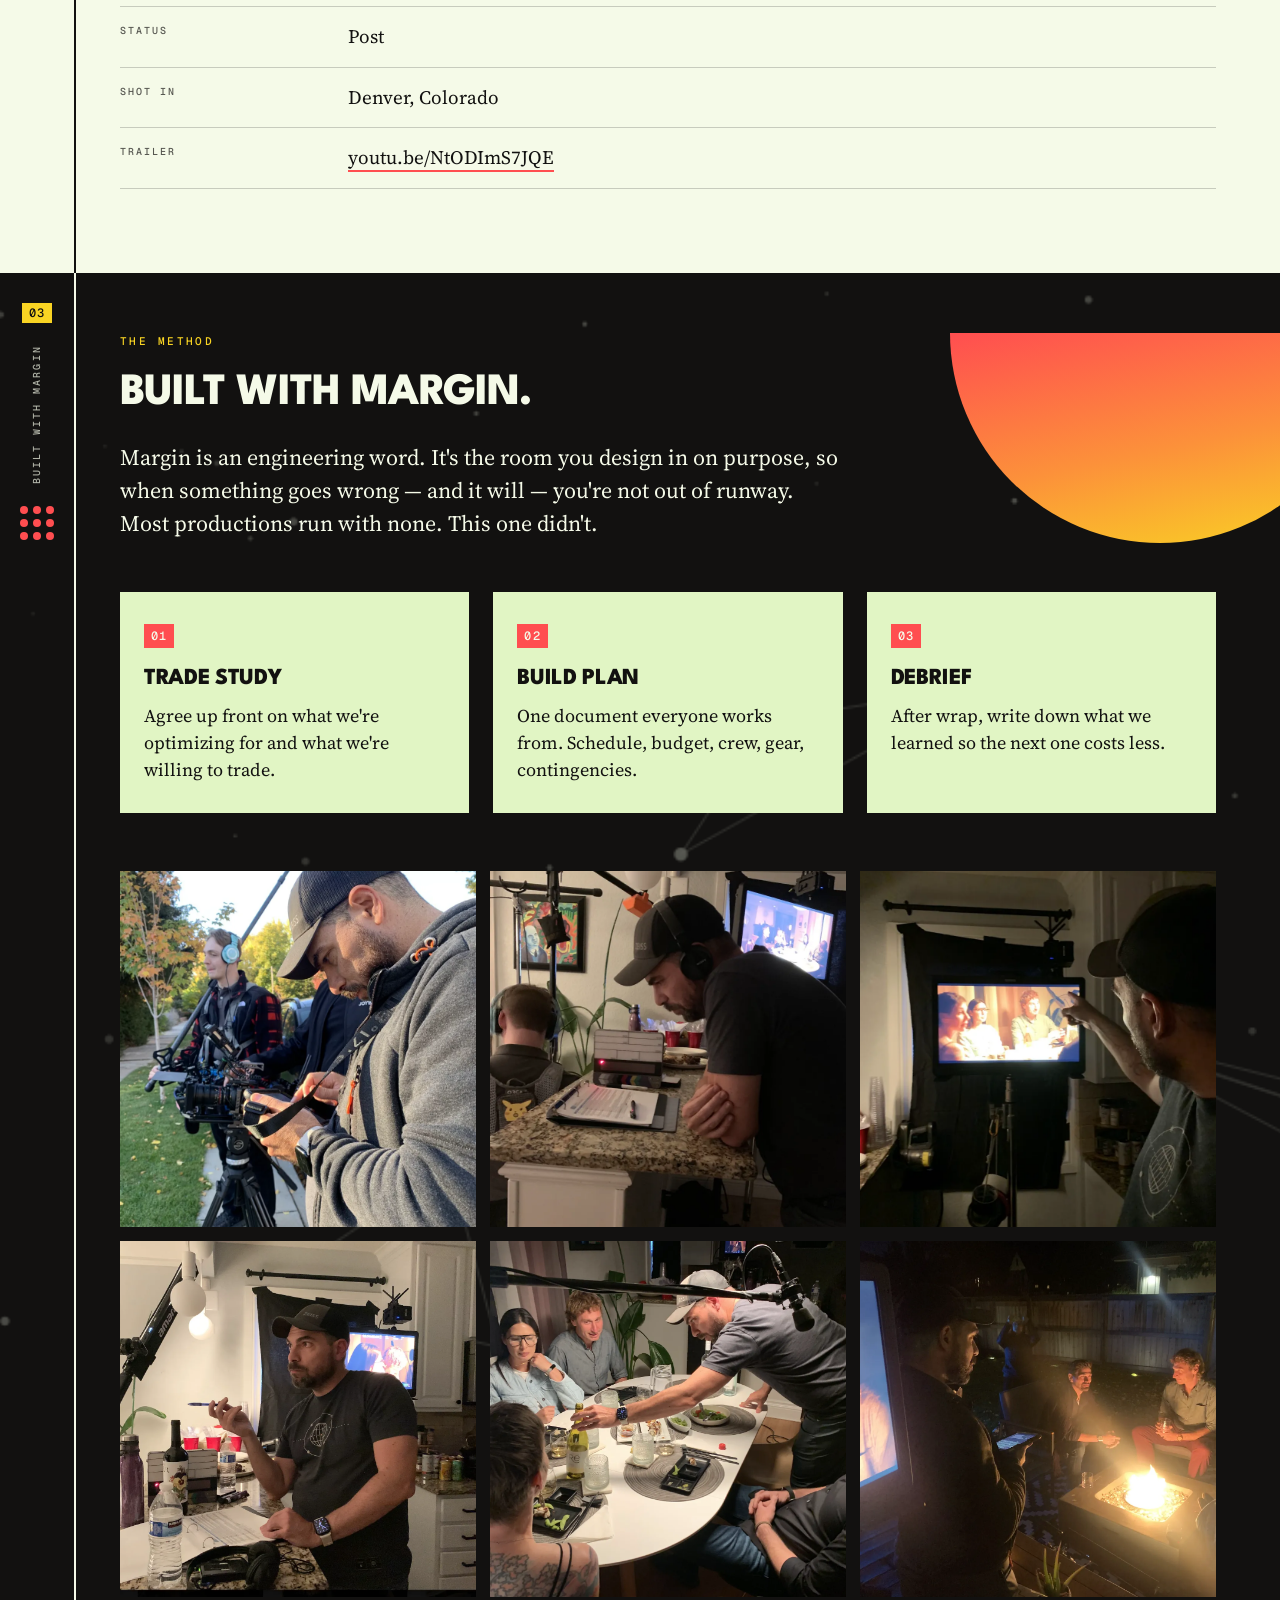
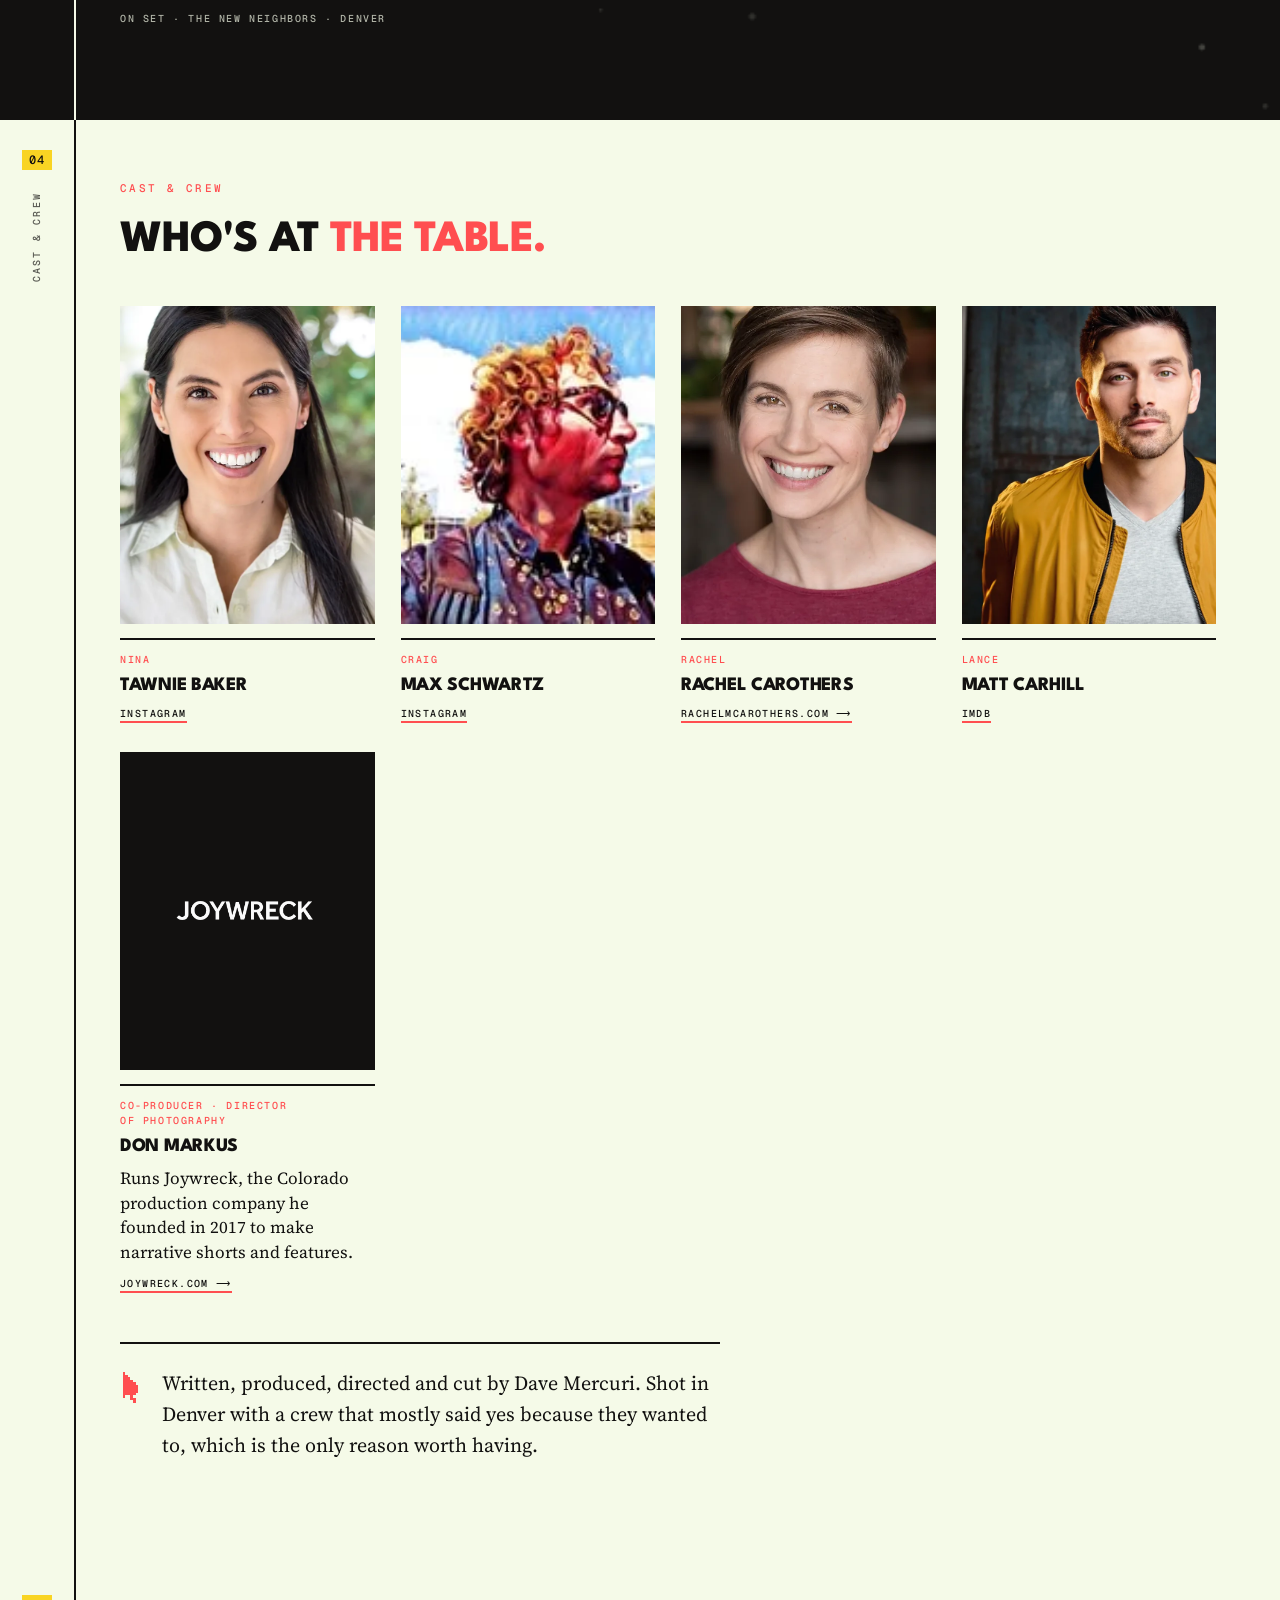
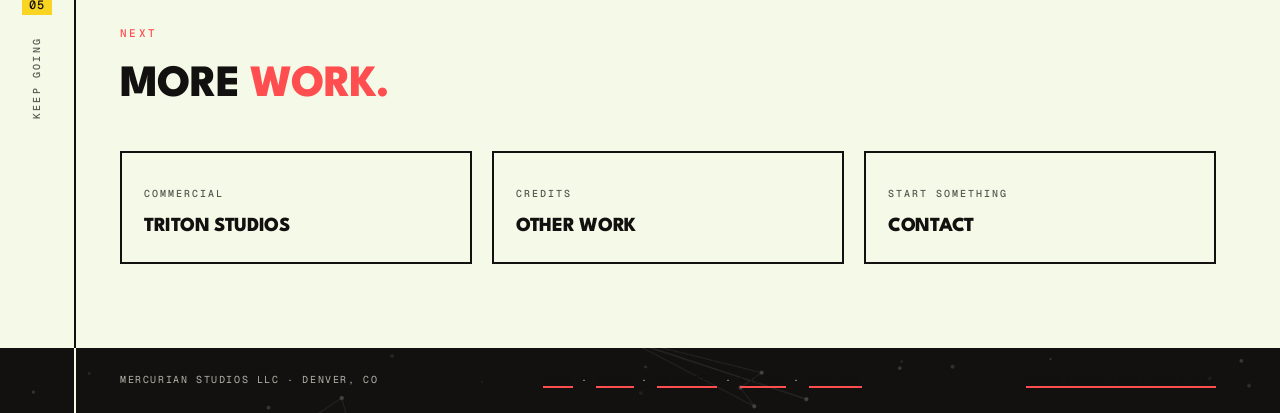
<file: new-neighbors.html>
<!DOCTYPE html>
<html lang="en"><head><meta charset="utf-8"><meta name="viewport" content="width=device-width,initial-scale=1">
<title>The New Neighbors — Mercurian Studios</title>
<meta name="description" content="Nina and Craig need new friends. Tonight, they will see if the new neighbors are good enough humans to qualify. A short film produced, written and directed by Dave Mercuri.">
<meta property="og:title" content="The New Neighbors — Mercurian Studios">
<meta property="og:description" content="Nina and Craig need new friends. Tonight, they will see if the new neighbors are good enough humans to qualify. A short film produced, written and directed by Dave Mercuri.">
<meta property="og:type" content="website">
<meta name="theme-color" content="#121110">
<link rel="icon" href="favicon.svg" type="image/svg+xml">
<link rel="icon" href="favicon-32.png" sizes="32x32">
<link rel="apple-touch-icon" href="apple-touch-icon.png">
<link rel="preconnect" href="https://fonts.googleapis.com"><link rel="preconnect" href="https://fonts.gstatic.com" crossorigin>
<link href="https://fonts.googleapis.com/css2?family=League+Spartan:wght@600;700;800;900&family=Source+Serif+4:ital,opsz,wght@0,8..60,300..700;1,8..60,300..700&family=Geist:wght@500;600&family=Geist+Mono:wght@400;500&display=swap" rel="stylesheet">
<link rel="stylesheet" href="assets/site.css">
</head>
<body>
<header>
<div class="navrow"><div class="gut"><svg class="cur" width="20" height="24" viewBox="0 0 10 12" aria-hidden="true"><g fill="#F5FAE8"><rect x="1" y="0" width="1" height="10"/><rect x="2" y="1" width="1" height="8"/><rect x="3" y="2" width="1" height="7"/><rect x="4" y="3" width="1" height="6"/><rect x="5" y="4" width="1" height="5"/><rect x="6" y="5" width="1" height="3"/><rect x="4" y="9" width="1" height="2"/><rect x="5" y="10" width="1" height="2"/></g></svg></div>
<div class="navin">
<a class="lock" href="index.html" aria-label="Mercurian Studios — home">
<svg viewBox="0 0 200 200" width="26" height="26" aria-hidden="true" style="display:block;overflow:visible"><path d="M 35 165 L 35 55 Q 35 35 55 35 Q 100 35 100 120 Q 100 35 145 35 Q 165 35 165 55 L 165 165" fill="none" stroke="#F5FAE8" stroke-width="14" stroke-linecap="square"/><circle cx="185" cy="100" r="5.4" fill="#FF4E50"/></svg>
<span class="lockname">mercurian studios</span></a>
<nav id="nav"><a href="index.html#work" aria-current="page">Work</a><a href="about.html">About</a><a href="services.html">Services</a><a href="studio.html">Studio</a><a href="contact.html">Contact</a><a class="cta mobonly" href="contact.html">Work with me</a></nav>
<button class="navtoggle" type="button" aria-expanded="false" aria-controls="nav" aria-label="Open menu"><i></i></button>
<a class="cta" href="contact.html">Work with me</a>
</div></div>
</header>
<section class="sec phero">
<div class="gut"><span class="gnum">01</span><span class="gnote">the new neighbors</span><span class="dots"><i></i><i></i><i></i><i></i><i></i><i></i><i></i><i></i><i></i></span></div>
<div class="pad">
<p class="crumb"><a href="index.html#work">Work</a> / The New Neighbors</p><p class="eyebrow">Short film · 2025</p>
<h1><span>The New</span><br><em><span>Neighbors.</span></em></h1>

</div>
</section>

<div class="rule"></div>

<!-- TRAILER -->
<section class="sec">
<div class="gut"><span class="gnum">02</span><span class="gnote">trailer</span></div>
<div class="pad">
<p class="logline">Nina and Craig need new friends. Tonight, they will see if the new neighbors are good enough humans to qualify.</p>
<div class="vidfeature rv">
<a class="vidcard" href="https://www.youtube.com/watch?v=NtODImS7JQE" data-video="NtODImS7JQE" data-title="The New Neighbors — Official Trailer" target="_blank" rel="noopener">
<div class="vidshot"><img src="assets/video/NtODImS7JQE.webp" width="1280" height="720" loading="lazy" decoding="async" alt="The New Neighbors — Official Trailer"/><span class="playmark" aria-hidden="true"></span></div>
<p class="vtitle">The New Neighbors — Official Trailer</p>
<p class="vmeta">Trailer · 2025 · Mercurian Studios</p>
</a>
</div>
<div class="spec">
<div class="specrow"><div class="speck">Role</div><div class="specv">Producer · Writer · Director · Editor</div></div>
<div class="specrow"><div class="speck">Format</div><div class="specv">Short film · narrative</div></div>
<div class="specrow"><div class="speck">Year</div><div class="specv">2025</div></div>
<div class="specrow"><div class="speck">Status</div><div class="specv">Post</div></div>
<div class="specrow"><div class="speck">Shot in</div><div class="specv">Denver, Colorado</div></div>
<div class="specrow"><div class="speck">Trailer</div><div class="specv"><a href="https://youtu.be/NtODImS7JQE" target="_blank" rel="noopener">youtu.be/NtODImS7JQE</a></div></div>
</div>
</div>
</section>

<!-- BUILT WITH MARGIN (moved here from the home page) -->
<section class="sec method onNavy" id="method">
<div class="gut"><span class="gnum">03</span><span class="gnote">built with margin</span><span class="dots"><i></i><i></i><i></i><i></i><i></i><i></i><i></i><i></i><i></i></span></div>
<div class="pad">
<div class="marc"></div>
<p class="eyebrow">The method</p>
<h2>Built with margin.</h2>
<p class="lede meas">Margin is an engineering word. It's the room you design in on purpose, so when something goes wrong — and it will — you're not out of runway. Most productions run with none. This one didn't.</p>
<div class="steps">
<div class="step rv"><span class="stepn">01</span><h3>Trade study</h3><p>Agree up front on what we're optimizing for and what we're willing to trade.</p></div>
<div class="step rv"><span class="stepn">02</span><h3>Build plan</h3><p>One document everyone works from. Schedule, budget, crew, gear, contingencies.</p></div>
<div class="step rv"><span class="stepn">03</span><h3>Debrief</h3><p>After wrap, write down what we learned so the next one costs less.</p></div>
</div>
<div class="setgrid">
<div class="ph duo rv"><img src="assets/photos/set-camera-sound.webp" width="928" height="1252" loading="lazy" decoding="async" alt="Camera operator and boom operator setting up on a residential street"/></div>
<div class="ph duo rv"><img src="assets/photos/set-video-village.webp" width="938" height="1254" loading="lazy" decoding="async" alt="Director at video village reviewing the shot list with headphones on"/></div>
<div class="ph duo rv"><img src="assets/photos/set-monitor-note.webp" width="926" height="1254" loading="lazy" decoding="async" alt="Director pointing at a monitor showing a dinner table scene"/></div>
<div class="ph duo rv"><img src="assets/photos/set-directing-kitchen.webp" width="1600" height="1159" loading="lazy" decoding="async" alt="Director giving notes from behind the kitchen counter"/></div>
<div class="ph duo rv"><img src="assets/photos/set-dinner-scene.webp" width="1600" height="1193" loading="lazy" decoding="async" alt="Director adjusting a wine bottle on the dinner table with cast seated around it"/></div>
<div class="ph duo rv"><img src="assets/photos/set-firepit-night.webp" width="1600" height="1187" loading="lazy" decoding="async" alt="Night exterior fire pit scene with two actors and a crew member at the monitor"/></div>
</div>
<p class="setcap">On set · The New Neighbors · Denver</p>
</div>
</section>

<!-- CAST & CREW -->
<section class="sec" id="cast">
<div class="gut"><span class="gnum">04</span><span class="gnote">cast &amp; crew</span></div>
<div class="pad">
<p class="eyebrow">Cast &amp; crew</p>
<h2>Who's at <em>the table.</em></h2>
<div class="castgrid">
<div class="castcard rv">
<div class="castshot"><img src="assets/cast/tawnie-baker.webp" width="646" height="900" loading="lazy" decoding="async" alt="Tawnie Baker"/></div>
<p class="castrole">Nina</p>
<p class="castname">Tawnie Baker</p>
<!-- TODO bio: awaiting copy from talent -->
<!-- TODO: add Instagram profile URL --><span class="castlink pending">Instagram</span>
</div>
<div class="castcard rv">
<div class="castshot"><img src="assets/cast/max-schwartz.webp" width="150" height="150" loading="lazy" decoding="async" alt="Max Schwartz"/></div>
<p class="castrole">Craig</p>
<p class="castname">Max Schwartz</p>
<!-- TODO bio: awaiting copy from talent -->
<!-- TODO: add Instagram profile URL --><span class="castlink pending">Instagram</span>
</div>
<div class="castcard rv">
<div class="castshot"><img src="assets/cast/rachel-carothers.webp" width="475" height="597" loading="lazy" decoding="async" alt="Rachel Carothers"/></div>
<p class="castrole">Rachel</p>
<p class="castname">Rachel Carothers</p>
<!-- TODO bio: awaiting copy from talent -->
<a class="castlink" href="https://www.rachelmcarothers.com/" target="_blank" rel="noopener">rachelmcarothers.com ⟶</a>
</div>
<div class="castcard rv">
<div class="castshot"><img src="assets/cast/matt-carhill.webp" width="682" height="900" loading="lazy" decoding="async" alt="Matt Carhill"/></div>
<p class="castrole">Lance</p>
<p class="castname">Matt Carhill</p>
<!-- TODO bio: awaiting copy from talent -->
<!-- TODO: add IMDb profile URL --><span class="castlink pending">IMDb</span>
</div>
<div class="castcard rv">
<div class="castshot contain"><img src="assets/cast/joywreck-logo.webp" width="350" height="113" loading="lazy" decoding="async" alt="Don Markus"/></div>
<p class="castrole">Co-Producer · Director of Photography</p>
<p class="castname">Don Markus</p>
<p class="castbio">Runs Joywreck, the Colorado production company he founded in 2017 to make narrative shorts and features.</p>
<a class="castlink" href="https://www.joywreck.com/" target="_blank" rel="noopener">joywreck.com ⟶</a>
</div>
</div>
<p class="crew"><svg class="cur" width="26" height="31" viewBox="0 0 10 12" aria-hidden="true" style="margin-top:4px"><g fill="#FF4E50"><rect x="1" y="0" width="1" height="10"/><rect x="2" y="1" width="1" height="8"/><rect x="3" y="2" width="1" height="7"/><rect x="4" y="3" width="1" height="6"/><rect x="5" y="4" width="1" height="5"/><rect x="6" y="5" width="1" height="3"/><rect x="4" y="9" width="1" height="2"/><rect x="5" y="10" width="1" height="2"/></g></svg><span>Written, produced, directed and cut by Dave Mercuri. Shot in Denver with a crew that mostly said yes because they wanted to, which is the only reason worth having.</span></p>
</div>
</section>

<!-- NEXT -->
<section class="sec">
<div class="gut"><span class="gnum">05</span><span class="gnote">keep going</span></div>
<div class="pad">
<p class="eyebrow">Next</p>
<h2>More <em>work.</em></h2>
<div class="nextgrid"><a class="nextcard" href="triton-studios.html"><span class="nextlab">Commercial</span><p class="nextt">Triton Studios</p></a><a class="nextcard" href="other-work.html"><span class="nextlab">Credits</span><p class="nextt">Other work</p></a><a class="nextcard" href="contact.html"><span class="nextlab">Start something</span><p class="nextt">Contact</p></a></div>
</div>
</section>
<footer><div class="gut"></div><div class="fin">
<span>Mercurian Studios LLC · Denver, CO</span>
<span><a href="index.html#work">Work</a> · <a href="about.html">About</a> · <a href="services.html">Services</a> · <a href="studio.html">Studio</a> · <a href="contact.html">Contact</a></span>
<span><a href="mailto:dave@mercurianstudios.com">dave@mercurianstudios.com</a></span>
</div></footer>

<div class="lb" id="lb"><div class="frame"><button class="x" type="button" aria-label="Close video">Close ✕</button><div id="lbslot"></div></div></div>
<script src="assets/site.js"></script>
</body></html>
</file>
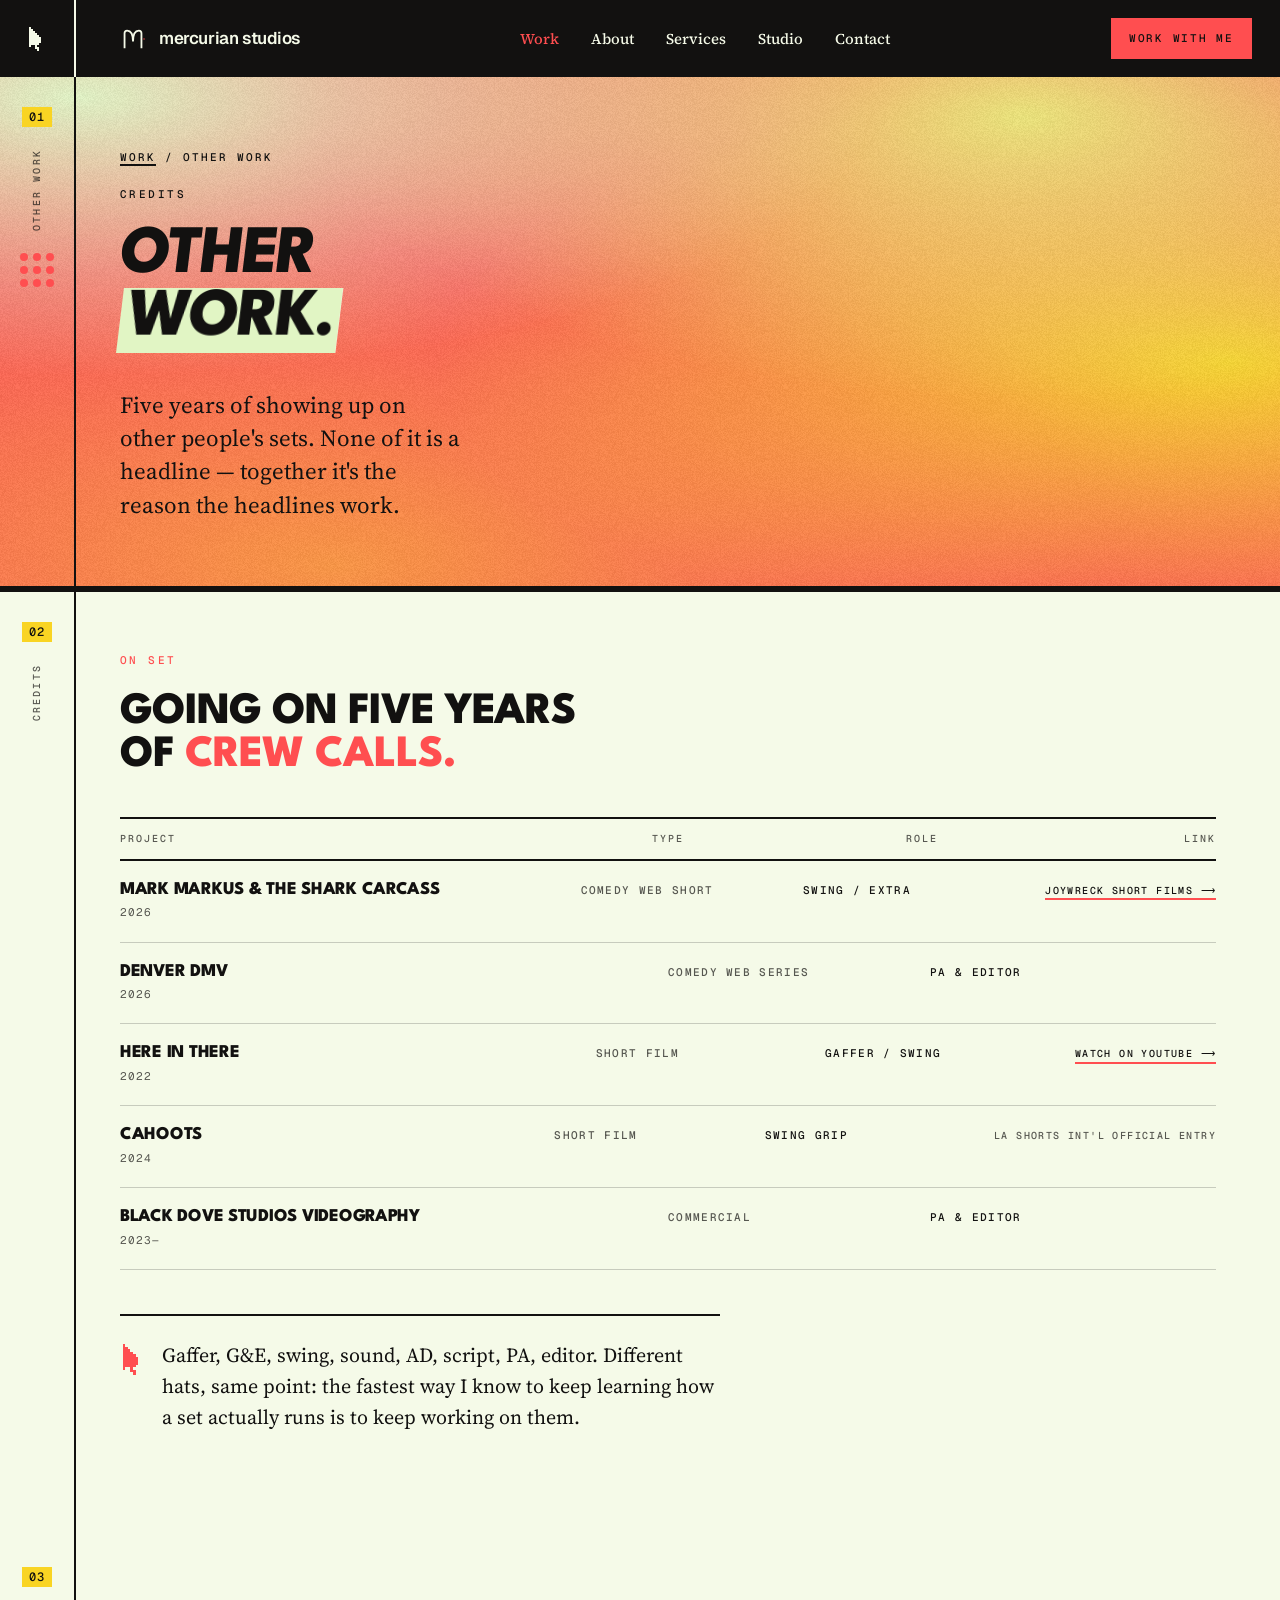
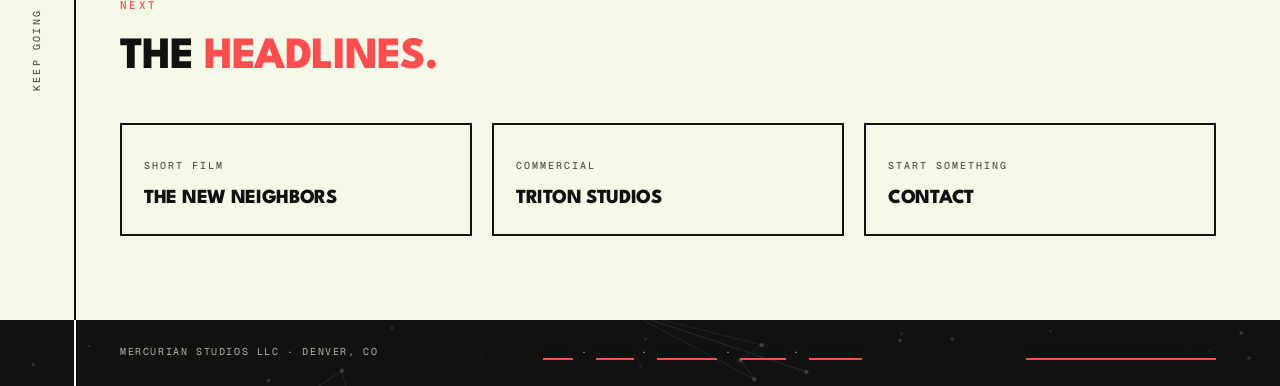
<file: other-work.html>
<!DOCTYPE html>
<html lang="en"><head><meta charset="utf-8"><meta name="viewport" content="width=device-width,initial-scale=1">
<title>Other work — Mercurian Studios</title>
<meta name="description" content="Five years of on-set credits: shorts, web series and commercial work as gaffer, swing grip, PA and editor.">
<meta property="og:title" content="Other work — Mercurian Studios">
<meta property="og:description" content="Five years of on-set credits: shorts, web series and commercial work as gaffer, swing grip, PA and editor.">
<meta property="og:type" content="website">
<meta name="theme-color" content="#121110">
<link rel="icon" href="favicon.svg" type="image/svg+xml">
<link rel="icon" href="favicon-32.png" sizes="32x32">
<link rel="apple-touch-icon" href="apple-touch-icon.png">
<link rel="preconnect" href="https://fonts.googleapis.com"><link rel="preconnect" href="https://fonts.gstatic.com" crossorigin>
<link href="https://fonts.googleapis.com/css2?family=League+Spartan:wght@600;700;800;900&family=Source+Serif+4:ital,opsz,wght@0,8..60,300..700;1,8..60,300..700&family=Geist:wght@500;600&family=Geist+Mono:wght@400;500&display=swap" rel="stylesheet">
<link rel="stylesheet" href="assets/site.css">
</head>
<body>
<header>
<div class="navrow"><div class="gut"><svg class="cur" width="20" height="24" viewBox="0 0 10 12" aria-hidden="true"><g fill="#F5FAE8"><rect x="1" y="0" width="1" height="10"/><rect x="2" y="1" width="1" height="8"/><rect x="3" y="2" width="1" height="7"/><rect x="4" y="3" width="1" height="6"/><rect x="5" y="4" width="1" height="5"/><rect x="6" y="5" width="1" height="3"/><rect x="4" y="9" width="1" height="2"/><rect x="5" y="10" width="1" height="2"/></g></svg></div>
<div class="navin">
<a class="lock" href="index.html" aria-label="Mercurian Studios — home">
<svg viewBox="0 0 200 200" width="26" height="26" aria-hidden="true" style="display:block;overflow:visible"><path d="M 35 165 L 35 55 Q 35 35 55 35 Q 100 35 100 120 Q 100 35 145 35 Q 165 35 165 55 L 165 165" fill="none" stroke="#F5FAE8" stroke-width="14" stroke-linecap="square"/><circle cx="185" cy="100" r="5.4" fill="#FF4E50"/></svg>
<span class="lockname">mercurian studios</span></a>
<nav id="nav"><a href="index.html#work" aria-current="page">Work</a><a href="about.html">About</a><a href="services.html">Services</a><a href="studio.html">Studio</a><a href="contact.html">Contact</a><a class="cta mobonly" href="contact.html">Work with me</a></nav>
<button class="navtoggle" type="button" aria-expanded="false" aria-controls="nav" aria-label="Open menu"><i></i></button>
<a class="cta" href="contact.html">Work with me</a>
</div></div>
</header>
<section class="sec phero">
<div class="gut"><span class="gnum">01</span><span class="gnote">other work</span><span class="dots"><i></i><i></i><i></i><i></i><i></i><i></i><i></i><i></i><i></i></span></div>
<div class="pad">
<p class="crumb"><a href="index.html#work">Work</a> / Other work</p><p class="eyebrow">Credits</p>
<h1><span>Other</span><br><em><span>work.</span></em></h1>
<p class="sub">Five years of showing up on other people's sets. None of it is a headline — together it's the reason the headlines work.</p>
</div>
</section>

<div class="rule"></div>

<section class="sec">
<div class="gut"><span class="gnum">02</span><span class="gnote">credits</span></div>
<div class="pad">
<p class="eyebrow">On set</p>
<h2>Going on five years<br>of <em>crew calls.</em></h2>
<div class="credits">
<div class="chead"><span>Project</span><span>Type</span><span>Role</span><span>Link</span></div>
<div class="crow2 rv">
<div><div class="cproj">Mark Markus &amp; the Shark Carcass</div><span class="cyear">2026</span></div>
<div class="ctype">Comedy web short</div>
<div class="crole">Swing / Extra</div>
<a class="clink" href="https://www.joywreck.com/" target="_blank" rel="noopener">Joywreck Short Films ⟶</a>
</div>
<div class="crow2 rv">
<div><div class="cproj">Denver DMV</div><span class="cyear">2026</span></div>
<div class="ctype">Comedy web series</div>
<div class="crole">PA &amp; Editor</div>
<span></span>
</div>
<div class="crow2 rv">
<div><div class="cproj">Here in There</div><span class="cyear">2022</span></div>
<div class="ctype">Short film</div>
<div class="crole">Gaffer / Swing</div>
<a class="clink" href="https://www.youtube.com/watch?v=drUzmlHEMic" target="_blank" rel="noopener">Watch on YouTube ⟶</a>
</div>
<div class="crow2 rv">
<div><div class="cproj">Cahoots</div><span class="cyear">2024</span></div>
<div class="ctype">Short film</div>
<div class="crole">Swing Grip</div>
<span class="clink" style="color:var(--ink)">LA Shorts Int'l official entry</span>
</div>
<div class="crow2 rv">
<div><div class="cproj">Black Dove Studios videography</div><span class="cyear">2023—</span></div>
<div class="ctype">Commercial</div>
<div class="crole">PA &amp; Editor</div>
<span></span>
</div>
</div>
<p class="crew" style="margin-top:44px"><svg class="cur" width="26" height="31" viewBox="0 0 10 12" aria-hidden="true" style="margin-top:4px"><g fill="#FF4E50"><rect x="1" y="0" width="1" height="10"/><rect x="2" y="1" width="1" height="8"/><rect x="3" y="2" width="1" height="7"/><rect x="4" y="3" width="1" height="6"/><rect x="5" y="4" width="1" height="5"/><rect x="6" y="5" width="1" height="3"/><rect x="4" y="9" width="1" height="2"/><rect x="5" y="10" width="1" height="2"/></g></svg><span>Gaffer, G&amp;E, swing, sound, AD, script, PA, editor. Different hats, same point: the fastest way I know to keep learning how a set actually runs is to keep working on them.</span></p>
</div>
</section>

<section class="sec">
<div class="gut"><span class="gnum">03</span><span class="gnote">keep going</span></div>
<div class="pad">
<p class="eyebrow">Next</p>
<h2>The <em>headlines.</em></h2>
<div class="nextgrid"><a class="nextcard" href="new-neighbors.html"><span class="nextlab">Short film</span><p class="nextt">The New Neighbors</p></a><a class="nextcard" href="triton-studios.html"><span class="nextlab">Commercial</span><p class="nextt">Triton Studios</p></a><a class="nextcard" href="contact.html"><span class="nextlab">Start something</span><p class="nextt">Contact</p></a></div>
</div>
</section>
<footer><div class="gut"></div><div class="fin">
<span>Mercurian Studios LLC · Denver, CO</span>
<span><a href="index.html#work">Work</a> · <a href="about.html">About</a> · <a href="services.html">Services</a> · <a href="studio.html">Studio</a> · <a href="contact.html">Contact</a></span>
<span><a href="mailto:dave@mercurianstudios.com">dave@mercurianstudios.com</a></span>
</div></footer>

<div class="lb" id="lb"><div class="frame"><button class="x" type="button" aria-label="Close video">Close ✕</button><div id="lbslot"></div></div></div>
<script src="assets/site.js"></script>
</body></html>
</file>
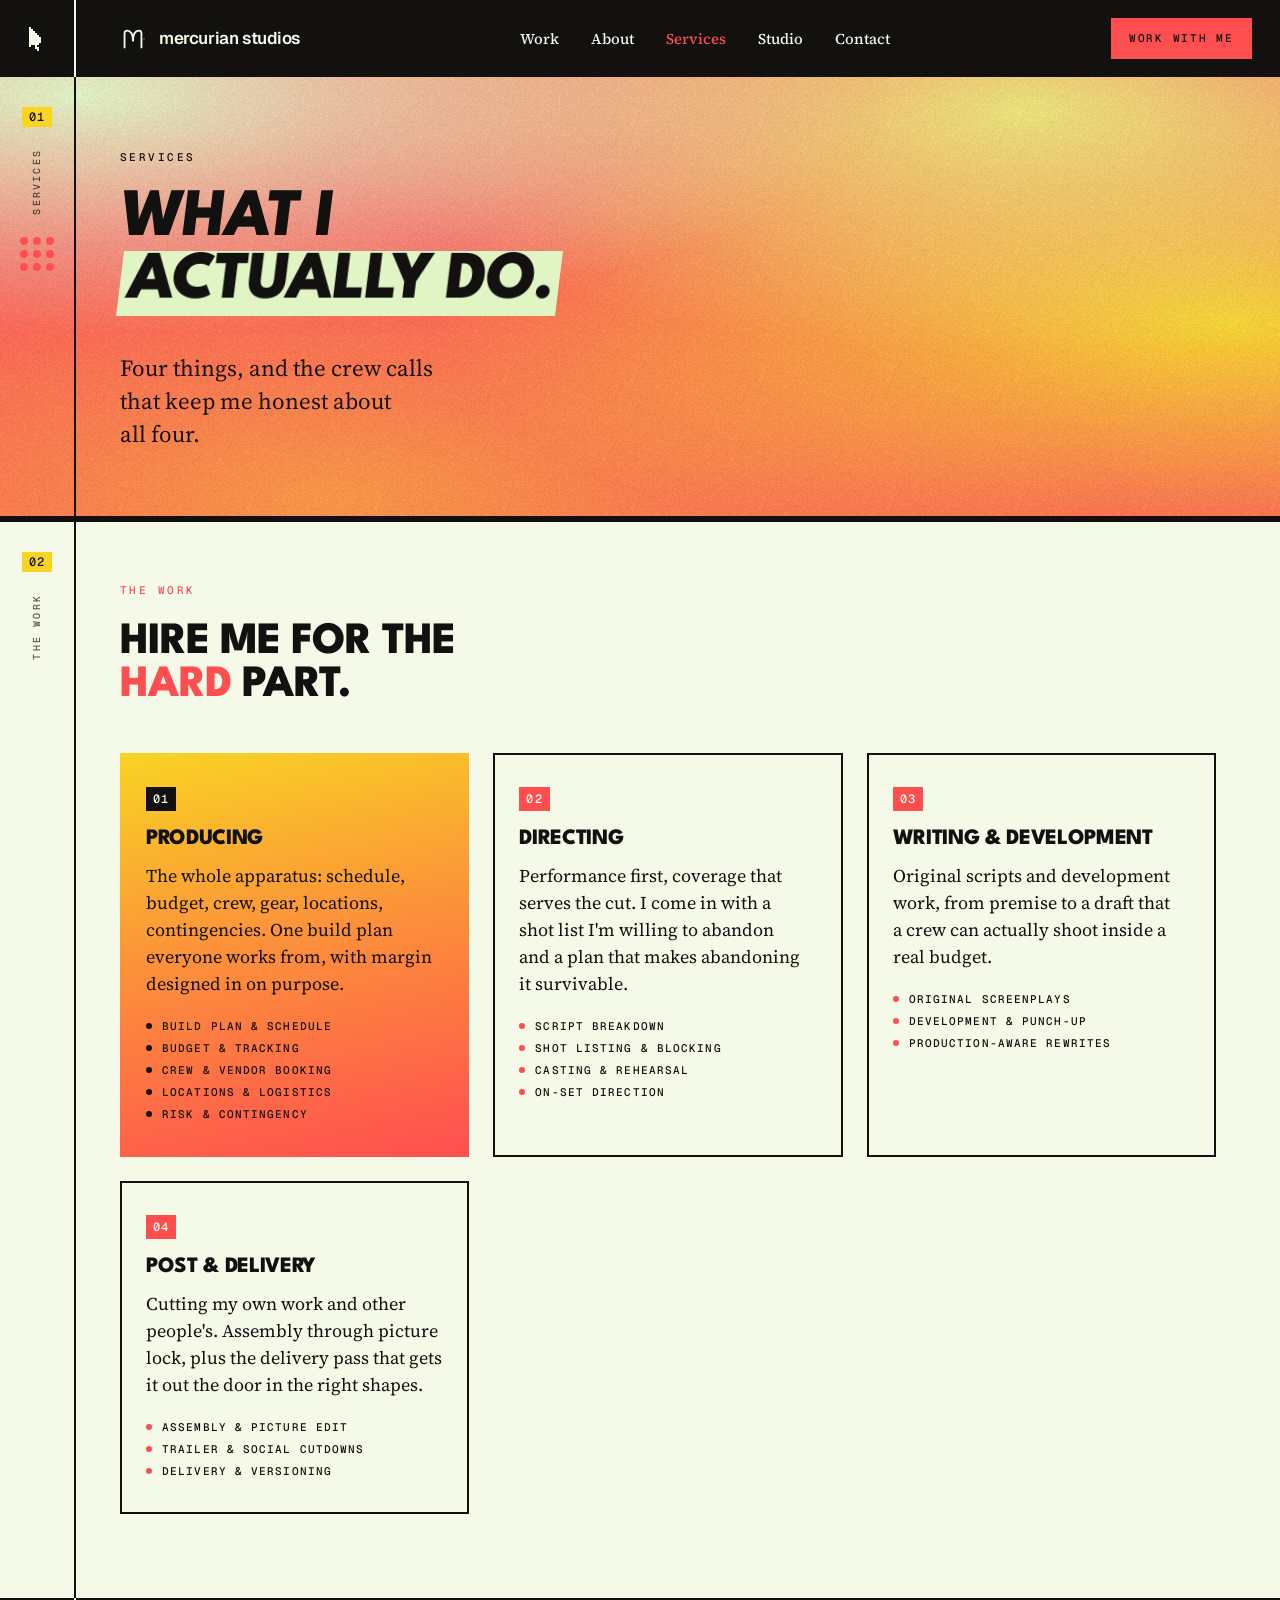
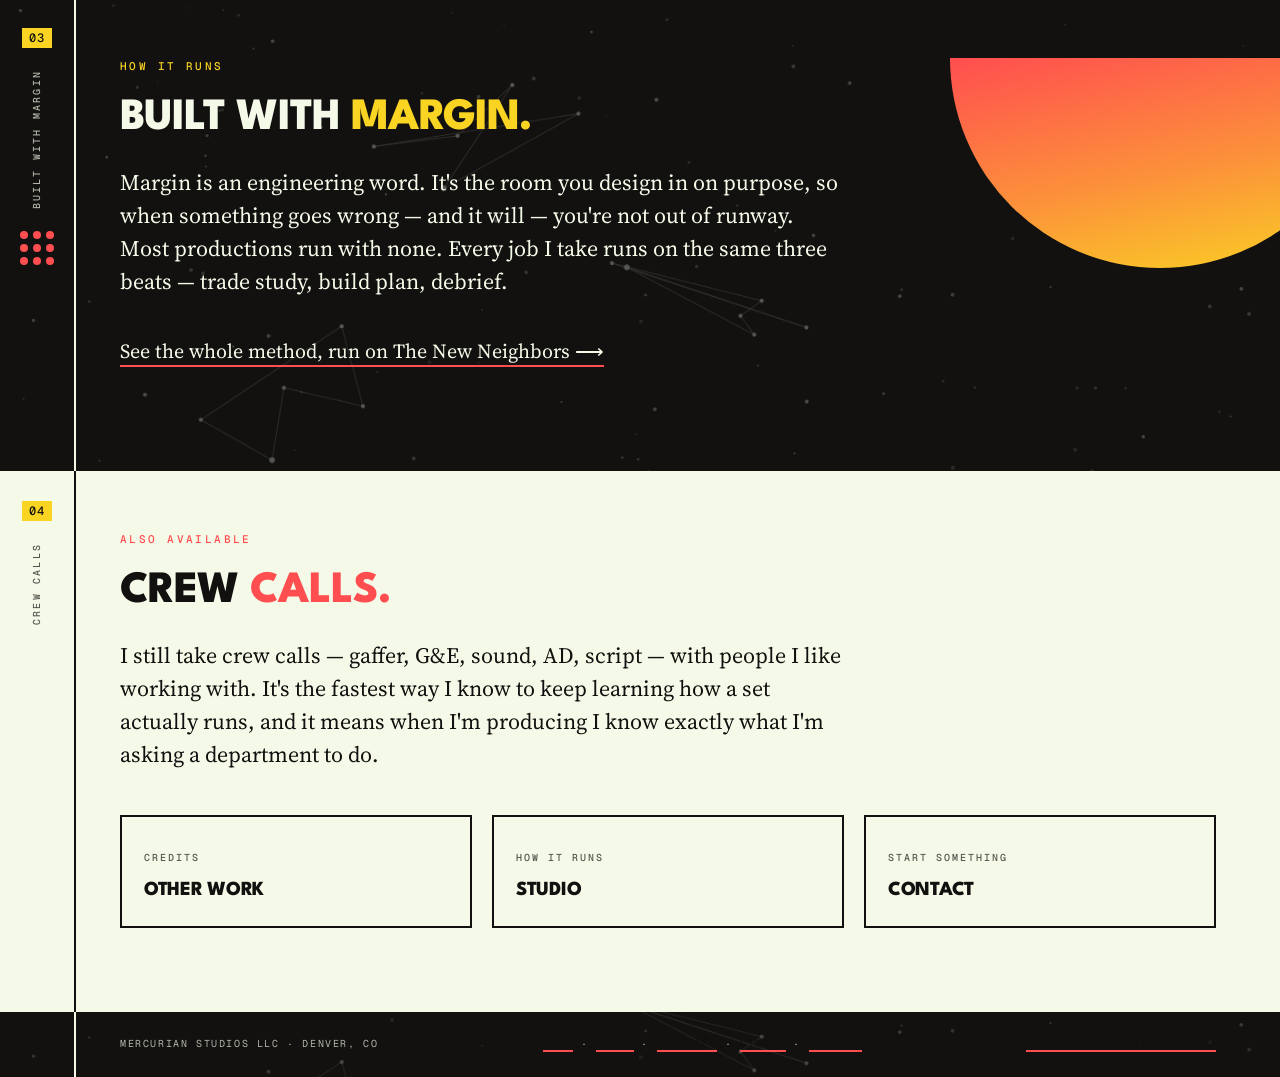
<file: services.html>
<!DOCTYPE html>
<html lang="en"><head><meta charset="utf-8"><meta name="viewport" content="width=device-width,initial-scale=1">
<title>Services — Mercurian Studios</title>
<meta name="description" content="Producing, directing, writing and post for narrative shorts and commercial work. Denver-based, works nationally.">
<meta property="og:title" content="Services — Mercurian Studios">
<meta property="og:description" content="Producing, directing, writing and post for narrative shorts and commercial work. Denver-based, works nationally.">
<meta property="og:type" content="website">
<meta name="theme-color" content="#121110">
<link rel="icon" href="favicon.svg" type="image/svg+xml">
<link rel="icon" href="favicon-32.png" sizes="32x32">
<link rel="apple-touch-icon" href="apple-touch-icon.png">
<link rel="preconnect" href="https://fonts.googleapis.com"><link rel="preconnect" href="https://fonts.gstatic.com" crossorigin>
<link href="https://fonts.googleapis.com/css2?family=League+Spartan:wght@600;700;800;900&family=Source+Serif+4:ital,opsz,wght@0,8..60,300..700;1,8..60,300..700&family=Geist:wght@500;600&family=Geist+Mono:wght@400;500&display=swap" rel="stylesheet">
<link rel="stylesheet" href="assets/site.css">
</head>
<body>
<header>
<div class="navrow"><div class="gut"><svg class="cur" width="20" height="24" viewBox="0 0 10 12" aria-hidden="true"><g fill="#F5FAE8"><rect x="1" y="0" width="1" height="10"/><rect x="2" y="1" width="1" height="8"/><rect x="3" y="2" width="1" height="7"/><rect x="4" y="3" width="1" height="6"/><rect x="5" y="4" width="1" height="5"/><rect x="6" y="5" width="1" height="3"/><rect x="4" y="9" width="1" height="2"/><rect x="5" y="10" width="1" height="2"/></g></svg></div>
<div class="navin">
<a class="lock" href="index.html" aria-label="Mercurian Studios — home">
<svg viewBox="0 0 200 200" width="26" height="26" aria-hidden="true" style="display:block;overflow:visible"><path d="M 35 165 L 35 55 Q 35 35 55 35 Q 100 35 100 120 Q 100 35 145 35 Q 165 35 165 55 L 165 165" fill="none" stroke="#F5FAE8" stroke-width="14" stroke-linecap="square"/><circle cx="185" cy="100" r="5.4" fill="#FF4E50"/></svg>
<span class="lockname">mercurian studios</span></a>
<nav id="nav"><a href="index.html#work">Work</a><a href="about.html">About</a><a href="services.html" aria-current="page">Services</a><a href="studio.html">Studio</a><a href="contact.html">Contact</a><a class="cta mobonly" href="contact.html">Work with me</a></nav>
<button class="navtoggle" type="button" aria-expanded="false" aria-controls="nav" aria-label="Open menu"><i></i></button>
<a class="cta" href="contact.html">Work with me</a>
</div></div>
</header>
<section class="sec phero">
<div class="gut"><span class="gnum">01</span><span class="gnote">services</span><span class="dots"><i></i><i></i><i></i><i></i><i></i><i></i><i></i><i></i><i></i></span></div>
<div class="pad">
<p class="eyebrow">Services</p>
<h1><span>What I</span><br><em><span>actually do.</span></em></h1>
<p class="sub">Four things, and the crew calls that keep me honest about all four.</p>
</div>
</section>

<div class="rule"></div>

<section class="sec">
<div class="gut"><span class="gnum">02</span><span class="gnote">the work</span></div>
<div class="pad">
<p class="eyebrow">The work</p>
<h2>Hire me for the<br><em>hard</em> part.</h2>
<div class="svcgrid">
<div class="svc hot rv"><span class="svcn">01</span><h3>Producing</h3><p>The whole apparatus: schedule, budget, crew, gear, locations, contingencies. One build plan everyone works from, with margin designed in on purpose.</p>
<ul class="svclist"><li>Build plan &amp; schedule</li><li>Budget &amp; tracking</li><li>Crew &amp; vendor booking</li><li>Locations &amp; logistics</li><li>Risk &amp; contingency</li></ul></div>
<div class="svc rv"><span class="svcn">02</span><h3>Directing</h3><p>Performance first, coverage that serves the cut. I come in with a shot list I'm willing to abandon and a plan that makes abandoning it survivable.</p>
<ul class="svclist"><li>Script breakdown</li><li>Shot listing &amp; blocking</li><li>Casting &amp; rehearsal</li><li>On-set direction</li></ul></div>
<div class="svc rv"><span class="svcn">03</span><h3>Writing &amp; development</h3><p>Original scripts and development work, from premise to a draft that a crew can actually shoot inside a real budget.</p>
<ul class="svclist"><li>Original screenplays</li><li>Development &amp; punch-up</li><li>Production-aware rewrites</li></ul></div>
<div class="svc rv"><span class="svcn">04</span><h3>Post &amp; delivery</h3><p>Cutting my own work and other people's. Assembly through picture lock, plus the delivery pass that gets it out the door in the right shapes.</p>
<ul class="svclist"><li>Assembly &amp; picture edit</li><li>Trailer &amp; social cutdowns</li><li>Delivery &amp; versioning</li></ul></div>
</div>
</div>
</section>

<section class="sec method onNavy">
<div class="gut"><span class="gnum">03</span><span class="gnote">built with margin</span><span class="dots"><i></i><i></i><i></i><i></i><i></i><i></i><i></i><i></i><i></i></span></div>
<div class="pad">
<div class="marc"></div>
<p class="eyebrow">How it runs</p>
<h2>Built with <em>margin.</em></h2>
<p class="lede meas">Margin is an engineering word. It's the room you design in on purpose, so when something goes wrong — and it will — you're not out of runway. Most productions run with none. Every job I take runs on the same three beats — trade study, build plan, debrief.</p>
<p style="margin-top:38px"><a href="new-neighbors.html">See the whole method, run on The New Neighbors ⟶</a></p>
</div>
</section>

<section class="sec">
<div class="gut"><span class="gnum">04</span><span class="gnote">crew calls</span></div>
<div class="pad">
<p class="eyebrow">Also available</p>
<h2>Crew <em>calls.</em></h2>
<p class="lede meas">I still take crew calls — gaffer, G&amp;E, sound, AD, script — with people I like working with. It's the fastest way I know to keep learning how a set actually runs, and it means when I'm producing I know exactly what I'm asking a department to do.</p>
<div class="nextgrid"><a class="nextcard" href="other-work.html"><span class="nextlab">Credits</span><p class="nextt">Other work</p></a><a class="nextcard" href="studio.html"><span class="nextlab">How it runs</span><p class="nextt">Studio</p></a><a class="nextcard" href="contact.html"><span class="nextlab">Start something</span><p class="nextt">Contact</p></a></div>
</div>
</section>
<footer><div class="gut"></div><div class="fin">
<span>Mercurian Studios LLC · Denver, CO</span>
<span><a href="index.html#work">Work</a> · <a href="about.html">About</a> · <a href="services.html">Services</a> · <a href="studio.html">Studio</a> · <a href="contact.html">Contact</a></span>
<span><a href="mailto:dave@mercurianstudios.com">dave@mercurianstudios.com</a></span>
</div></footer>

<div class="lb" id="lb"><div class="frame"><button class="x" type="button" aria-label="Close video">Close ✕</button><div id="lbslot"></div></div></div>
<script src="assets/site.js"></script>
</body></html>
</file>
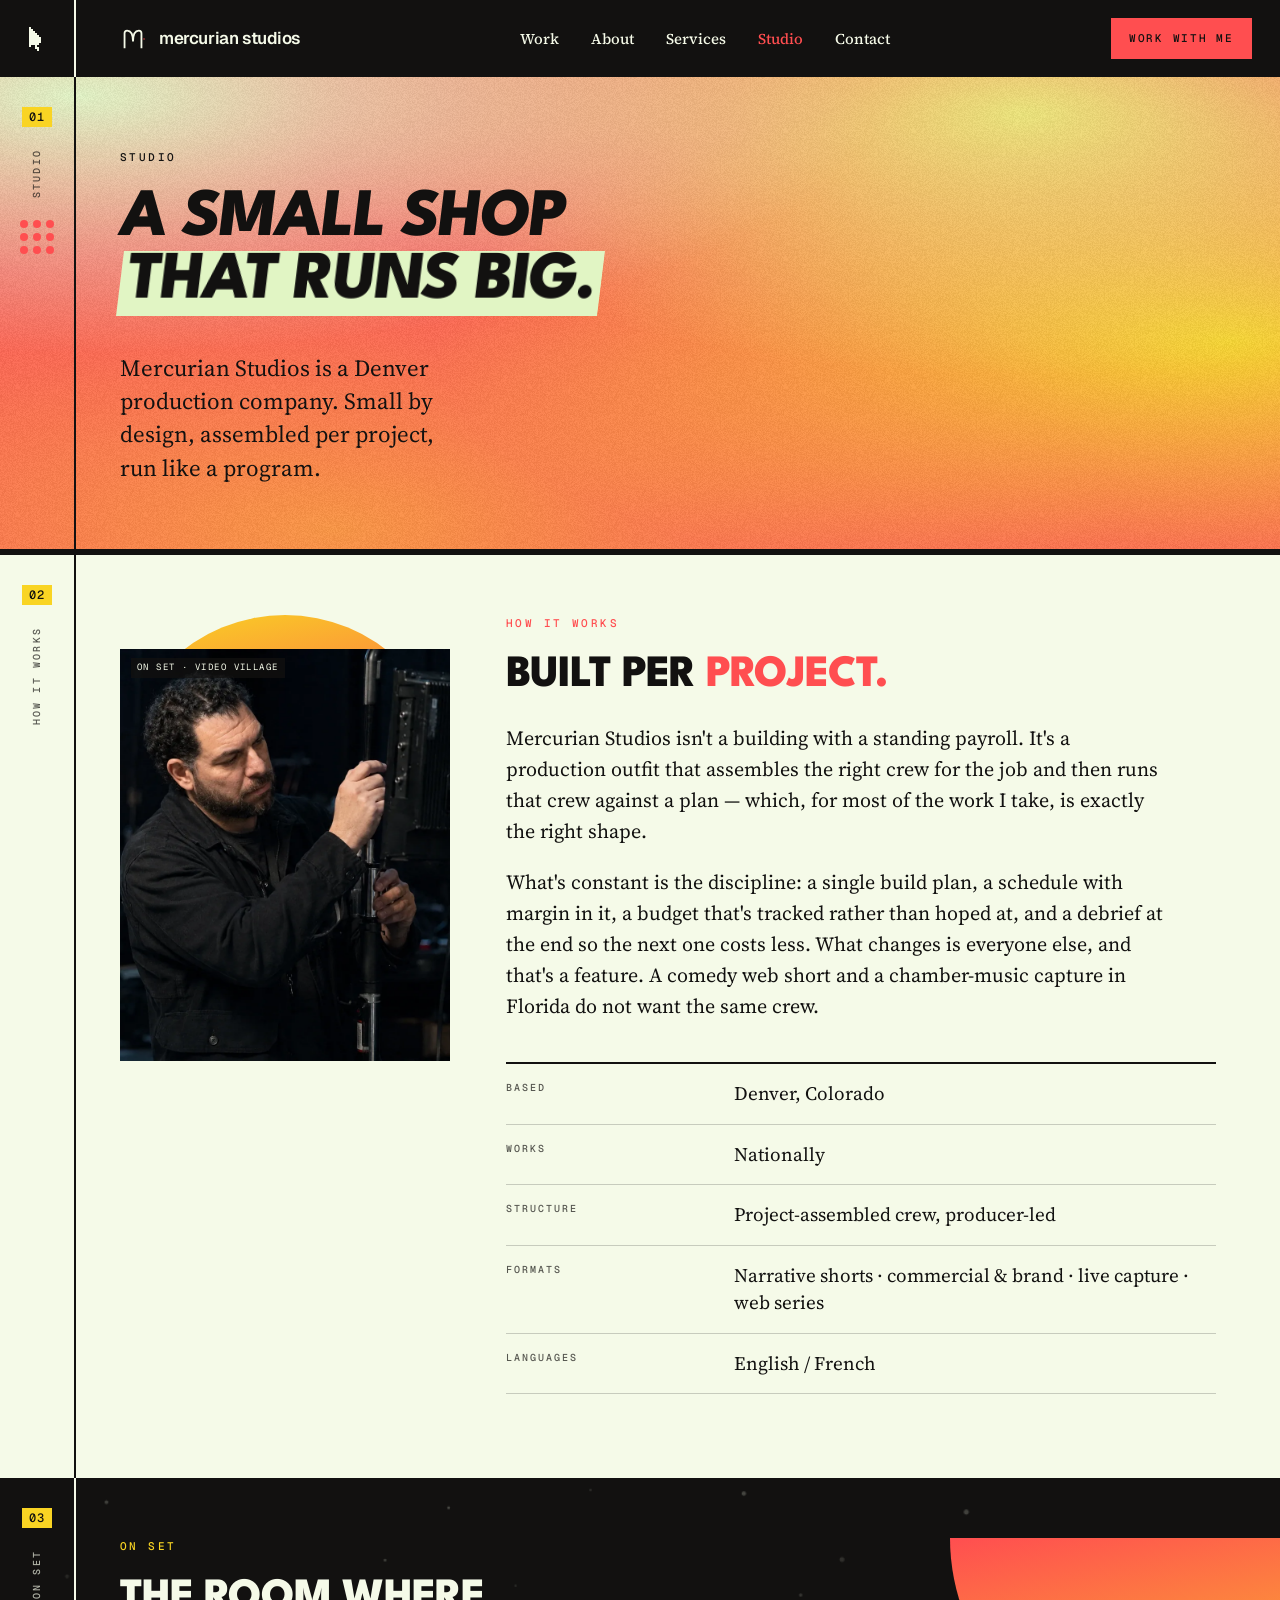
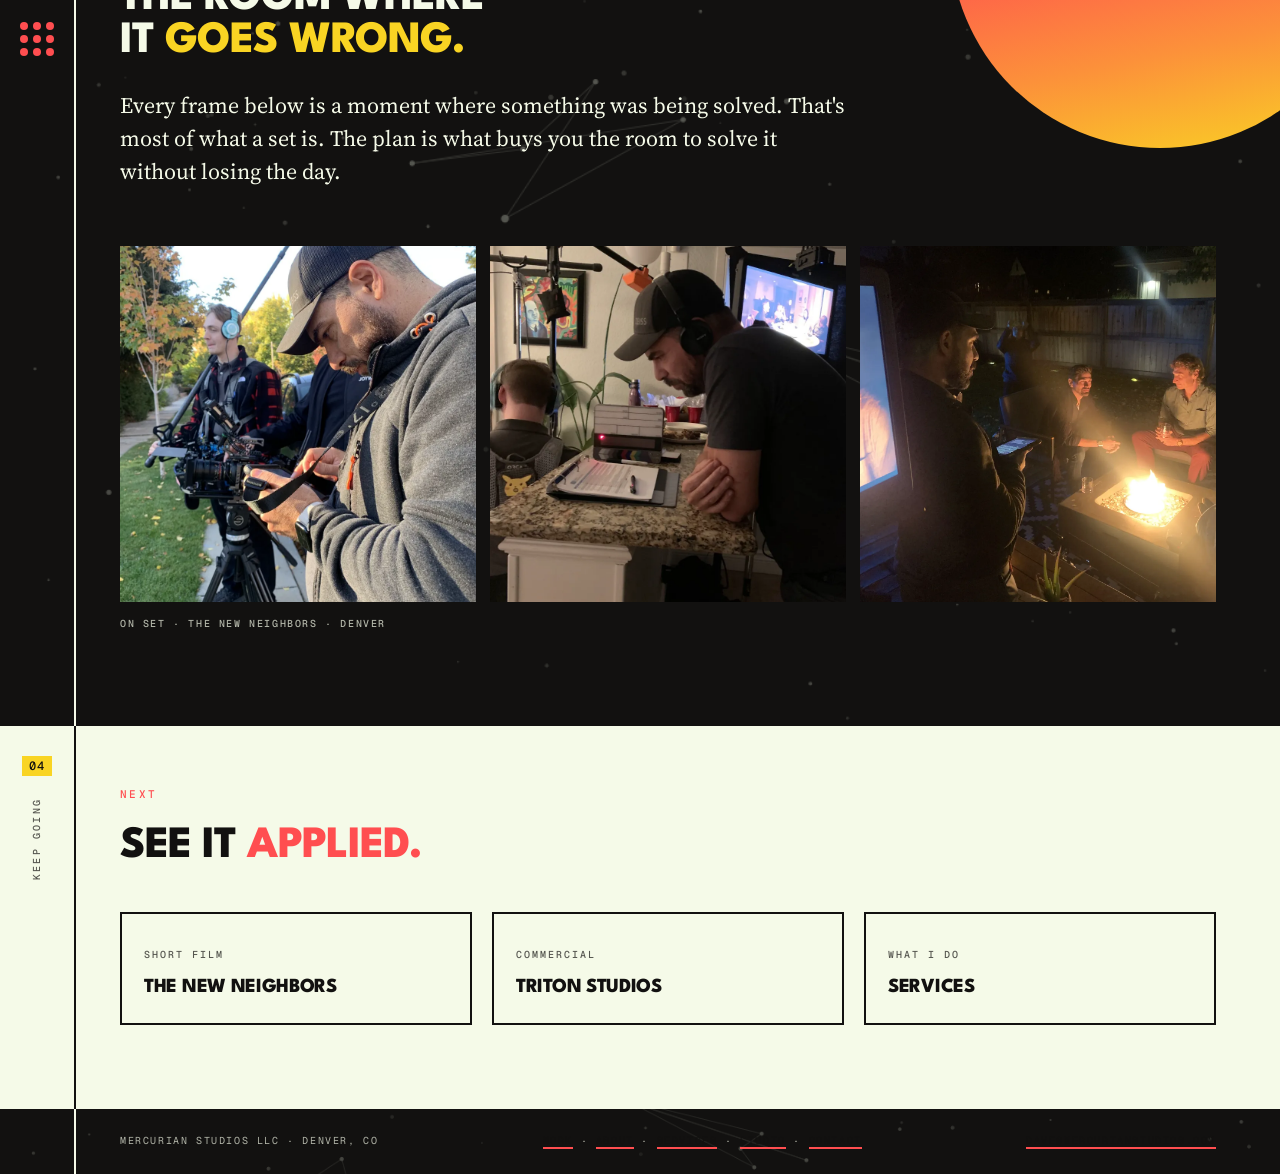
<file: studio.html>
<!DOCTYPE html>
<html lang="en"><head><meta charset="utf-8"><meta name="viewport" content="width=device-width,initial-scale=1">
<title>Studio — Mercurian Studios</title>
<meta name="description" content="How Mercurian Studios operates: a Denver base, a national crew network, and a production discipline borrowed from aerospace.">
<meta property="og:title" content="Studio — Mercurian Studios">
<meta property="og:description" content="How Mercurian Studios operates: a Denver base, a national crew network, and a production discipline borrowed from aerospace.">
<meta property="og:type" content="website">
<meta name="theme-color" content="#121110">
<link rel="icon" href="favicon.svg" type="image/svg+xml">
<link rel="icon" href="favicon-32.png" sizes="32x32">
<link rel="apple-touch-icon" href="apple-touch-icon.png">
<link rel="preconnect" href="https://fonts.googleapis.com"><link rel="preconnect" href="https://fonts.gstatic.com" crossorigin>
<link href="https://fonts.googleapis.com/css2?family=League+Spartan:wght@600;700;800;900&family=Source+Serif+4:ital,opsz,wght@0,8..60,300..700;1,8..60,300..700&family=Geist:wght@500;600&family=Geist+Mono:wght@400;500&display=swap" rel="stylesheet">
<link rel="stylesheet" href="assets/site.css">
</head>
<body>
<header>
<div class="navrow"><div class="gut"><svg class="cur" width="20" height="24" viewBox="0 0 10 12" aria-hidden="true"><g fill="#F5FAE8"><rect x="1" y="0" width="1" height="10"/><rect x="2" y="1" width="1" height="8"/><rect x="3" y="2" width="1" height="7"/><rect x="4" y="3" width="1" height="6"/><rect x="5" y="4" width="1" height="5"/><rect x="6" y="5" width="1" height="3"/><rect x="4" y="9" width="1" height="2"/><rect x="5" y="10" width="1" height="2"/></g></svg></div>
<div class="navin">
<a class="lock" href="index.html" aria-label="Mercurian Studios — home">
<svg viewBox="0 0 200 200" width="26" height="26" aria-hidden="true" style="display:block;overflow:visible"><path d="M 35 165 L 35 55 Q 35 35 55 35 Q 100 35 100 120 Q 100 35 145 35 Q 165 35 165 55 L 165 165" fill="none" stroke="#F5FAE8" stroke-width="14" stroke-linecap="square"/><circle cx="185" cy="100" r="5.4" fill="#FF4E50"/></svg>
<span class="lockname">mercurian studios</span></a>
<nav id="nav"><a href="index.html#work">Work</a><a href="about.html">About</a><a href="services.html">Services</a><a href="studio.html" aria-current="page">Studio</a><a href="contact.html">Contact</a><a class="cta mobonly" href="contact.html">Work with me</a></nav>
<button class="navtoggle" type="button" aria-expanded="false" aria-controls="nav" aria-label="Open menu"><i></i></button>
<a class="cta" href="contact.html">Work with me</a>
</div></div>
</header>
<section class="sec phero">
<div class="gut"><span class="gnum">01</span><span class="gnote">studio</span><span class="dots"><i></i><i></i><i></i><i></i><i></i><i></i><i></i><i></i><i></i></span></div>
<div class="pad">
<p class="eyebrow">Studio</p>
<h1><span>A small shop</span><br><em><span>that runs big.</span></em></h1>
<p class="sub">Mercurian Studios is a Denver production company. Small by design, assembled per project, run like a program.</p>
</div>
</section>

<div class="rule"></div>

<section class="sec">
<div class="gut"><span class="gnum">02</span><span class="gnote">how it works</span></div>
<div class="pad">
<div class="bio">
<div class="portwrap rv"><div class="arc"></div><div class="ph duo"><img src="assets/photos/dave-on-set-monitor.webp" width="1536" height="1024" loading="lazy" decoding="async" alt="Dave Mercuri adjusting a monitor on a darkened stage"/><span class="tag">on set · video village</span></div></div>
<div>
<p class="eyebrow">How it works</p>
<h2>Built per <em>project.</em></h2>
<div class="prose" style="margin-top:26px">
<p>Mercurian Studios isn't a building with a standing payroll. It's a production outfit that assembles the right crew for the job and then runs that crew against a plan — which, for most of the work I take, is exactly the right shape.</p>
<p>What's constant is the discipline: a single build plan, a schedule with margin in it, a budget that's tracked rather than hoped at, and a debrief at the end so the next one costs less. What changes is everyone else, and that's a feature. A comedy web short and a chamber-music capture in Florida do not want the same crew.</p>
</div>
<div class="spec">
<div class="specrow"><div class="speck">Based</div><div class="specv">Denver, Colorado</div></div>
<div class="specrow"><div class="speck">Works</div><div class="specv">Nationally</div></div>
<div class="specrow"><div class="speck">Structure</div><div class="specv">Project-assembled crew, producer-led</div></div>
<div class="specrow"><div class="speck">Formats</div><div class="specv">Narrative shorts · commercial &amp; brand · live capture · web series</div></div>
<div class="specrow"><div class="speck">Languages</div><div class="specv">English / French</div></div>
</div>
</div>
</div>
</div>
</section>

<section class="sec method onNavy">
<div class="gut"><span class="gnum">03</span><span class="gnote">on set</span><span class="dots"><i></i><i></i><i></i><i></i><i></i><i></i><i></i><i></i><i></i></span></div>
<div class="pad">
<div class="marc"></div>
<p class="eyebrow">On set</p>
<h2>The room where<br>it <em>goes wrong.</em></h2>
<p class="lede meas">Every frame below is a moment where something was being solved. That's most of what a set is. The plan is what buys you the room to solve it without losing the day.</p>
<div class="setgrid">
<div class="ph duo rv"><img src="assets/photos/set-camera-sound.webp" width="928" height="1252" loading="lazy" decoding="async" alt="Camera operator and boom operator setting up on a residential street"/></div>
<div class="ph duo rv"><img src="assets/photos/set-video-village.webp" width="938" height="1254" loading="lazy" decoding="async" alt="Director at video village reviewing the shot list with headphones on"/></div>
<div class="ph duo rv"><img src="assets/photos/set-firepit-night.webp" width="1600" height="1187" loading="lazy" decoding="async" alt="Night exterior fire pit scene with two actors and a crew member at the monitor"/></div>
</div>
<p class="setcap">On set · The New Neighbors · Denver</p>
</div>
</section>

<section class="sec">
<div class="gut"><span class="gnum">04</span><span class="gnote">keep going</span></div>
<div class="pad">
<p class="eyebrow">Next</p>
<h2>See it <em>applied.</em></h2>
<div class="nextgrid"><a class="nextcard" href="new-neighbors.html"><span class="nextlab">Short film</span><p class="nextt">The New Neighbors</p></a><a class="nextcard" href="triton-studios.html"><span class="nextlab">Commercial</span><p class="nextt">Triton Studios</p></a><a class="nextcard" href="services.html"><span class="nextlab">What I do</span><p class="nextt">Services</p></a></div>
</div>
</section>
<footer><div class="gut"></div><div class="fin">
<span>Mercurian Studios LLC · Denver, CO</span>
<span><a href="index.html#work">Work</a> · <a href="about.html">About</a> · <a href="services.html">Services</a> · <a href="studio.html">Studio</a> · <a href="contact.html">Contact</a></span>
<span><a href="mailto:dave@mercurianstudios.com">dave@mercurianstudios.com</a></span>
</div></footer>

<div class="lb" id="lb"><div class="frame"><button class="x" type="button" aria-label="Close video">Close ✕</button><div id="lbslot"></div></div></div>
<script src="assets/site.js"></script>
</body></html>
</file>
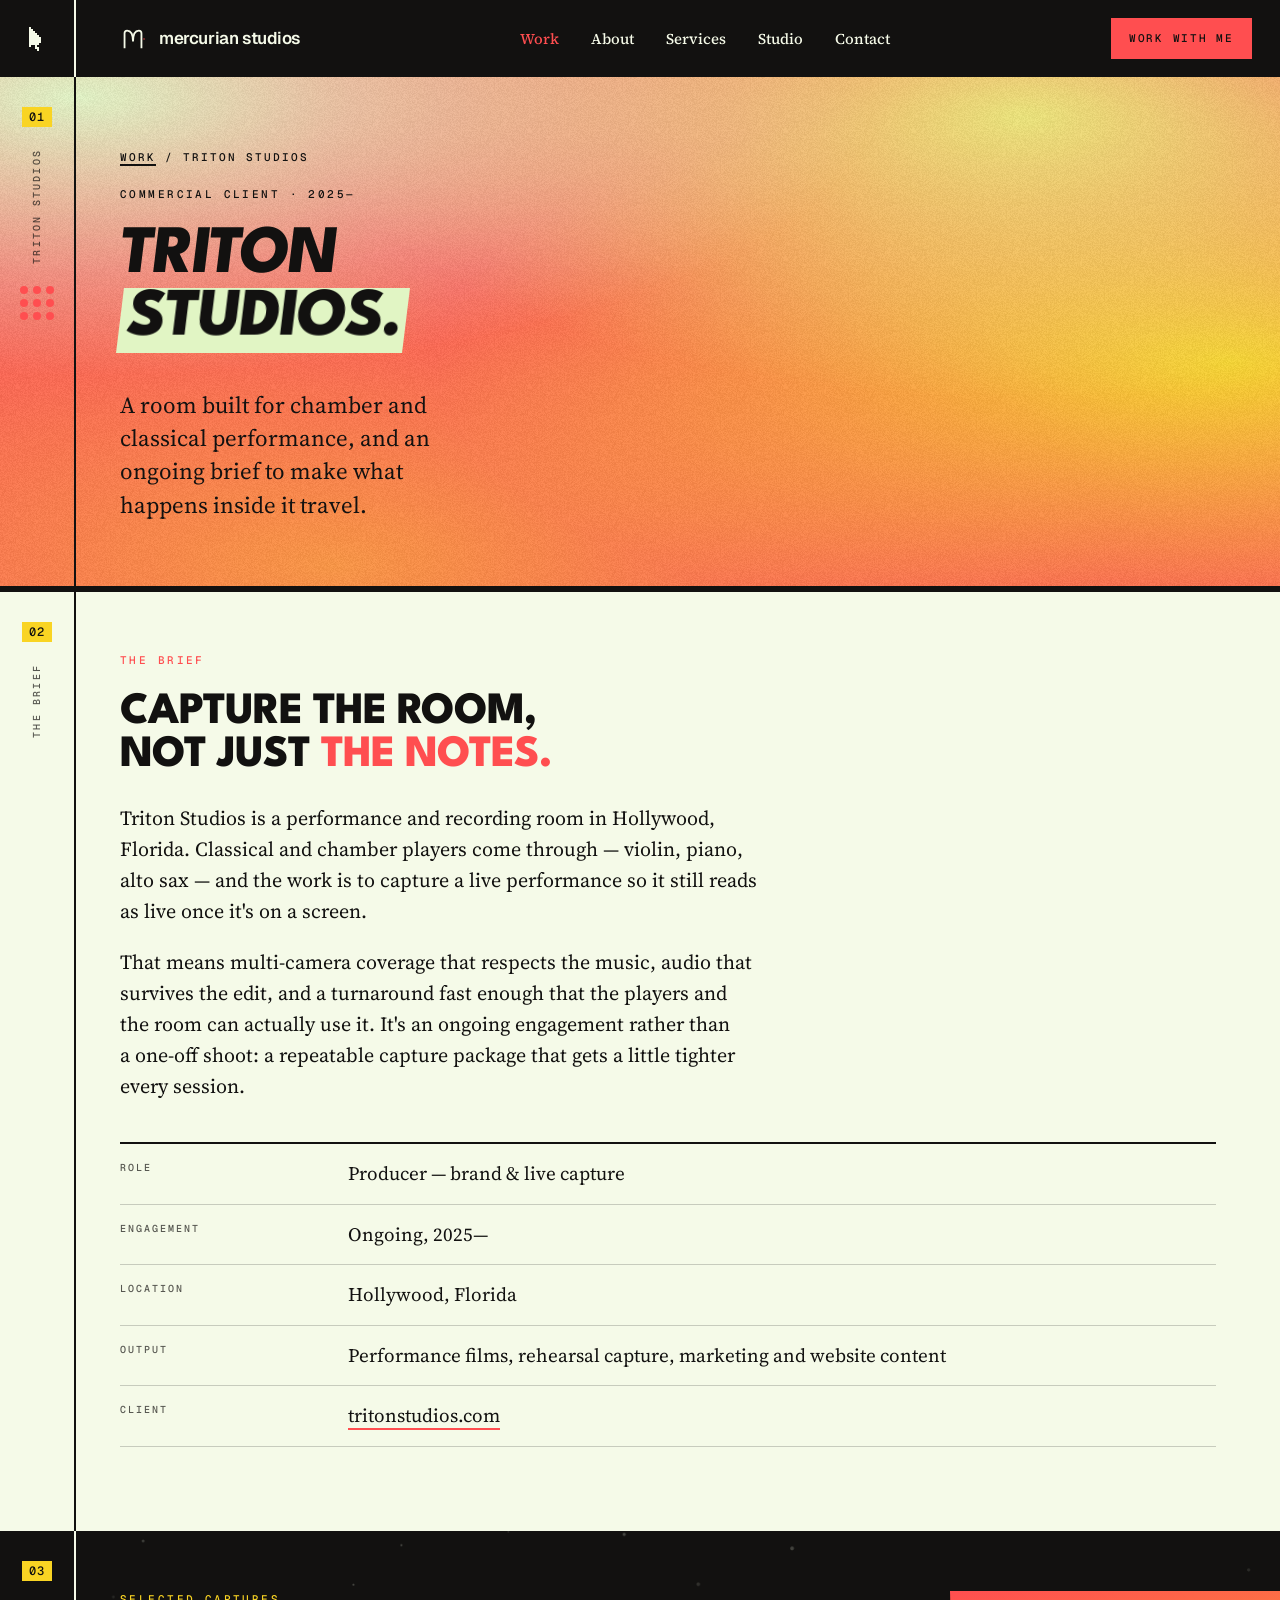
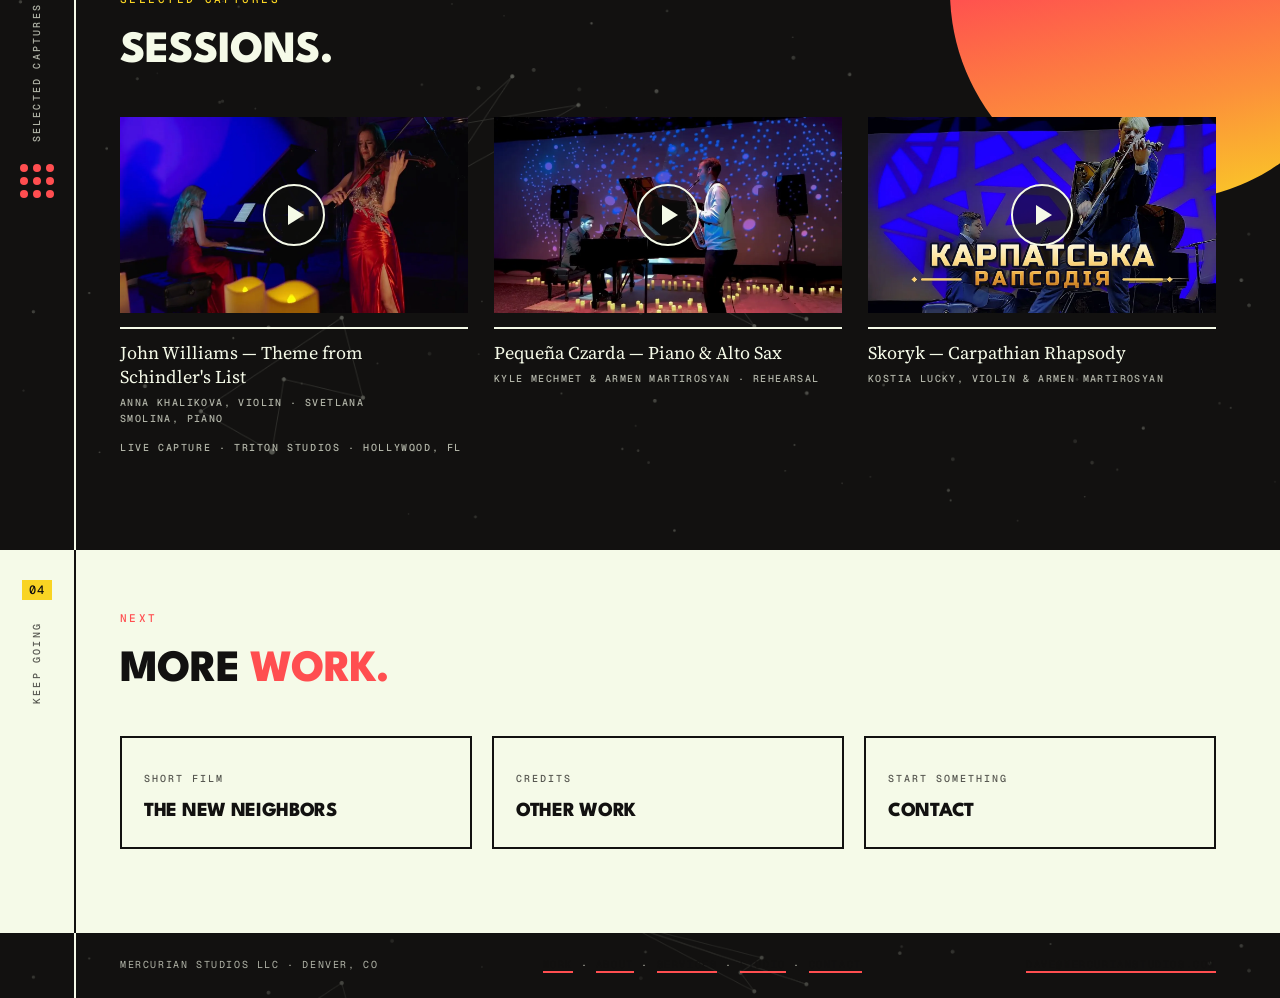
<file: triton-studios.html>
<!DOCTYPE html>
<html lang="en"><head><meta charset="utf-8"><meta name="viewport" content="width=device-width,initial-scale=1">
<title>Triton Studios — Mercurian Studios</title>
<meta name="description" content="Brand and live-capture production for Triton Studios, a chamber and classical music room in Hollywood, Florida. Ongoing since 2025.">
<meta property="og:title" content="Triton Studios — Mercurian Studios">
<meta property="og:description" content="Brand and live-capture production for Triton Studios, a chamber and classical music room in Hollywood, Florida. Ongoing since 2025.">
<meta property="og:type" content="website">
<meta name="theme-color" content="#121110">
<link rel="icon" href="favicon.svg" type="image/svg+xml">
<link rel="icon" href="favicon-32.png" sizes="32x32">
<link rel="apple-touch-icon" href="apple-touch-icon.png">
<link rel="preconnect" href="https://fonts.googleapis.com"><link rel="preconnect" href="https://fonts.gstatic.com" crossorigin>
<link href="https://fonts.googleapis.com/css2?family=League+Spartan:wght@600;700;800;900&family=Source+Serif+4:ital,opsz,wght@0,8..60,300..700;1,8..60,300..700&family=Geist:wght@500;600&family=Geist+Mono:wght@400;500&display=swap" rel="stylesheet">
<link rel="stylesheet" href="assets/site.css">
</head>
<body>
<header>
<div class="navrow"><div class="gut"><svg class="cur" width="20" height="24" viewBox="0 0 10 12" aria-hidden="true"><g fill="#F5FAE8"><rect x="1" y="0" width="1" height="10"/><rect x="2" y="1" width="1" height="8"/><rect x="3" y="2" width="1" height="7"/><rect x="4" y="3" width="1" height="6"/><rect x="5" y="4" width="1" height="5"/><rect x="6" y="5" width="1" height="3"/><rect x="4" y="9" width="1" height="2"/><rect x="5" y="10" width="1" height="2"/></g></svg></div>
<div class="navin">
<a class="lock" href="index.html" aria-label="Mercurian Studios — home">
<svg viewBox="0 0 200 200" width="26" height="26" aria-hidden="true" style="display:block;overflow:visible"><path d="M 35 165 L 35 55 Q 35 35 55 35 Q 100 35 100 120 Q 100 35 145 35 Q 165 35 165 55 L 165 165" fill="none" stroke="#F5FAE8" stroke-width="14" stroke-linecap="square"/><circle cx="185" cy="100" r="5.4" fill="#FF4E50"/></svg>
<span class="lockname">mercurian studios</span></a>
<nav id="nav"><a href="index.html#work" aria-current="page">Work</a><a href="about.html">About</a><a href="services.html">Services</a><a href="studio.html">Studio</a><a href="contact.html">Contact</a><a class="cta mobonly" href="contact.html">Work with me</a></nav>
<button class="navtoggle" type="button" aria-expanded="false" aria-controls="nav" aria-label="Open menu"><i></i></button>
<a class="cta" href="contact.html">Work with me</a>
</div></div>
</header>
<section class="sec phero">
<div class="gut"><span class="gnum">01</span><span class="gnote">triton studios</span><span class="dots"><i></i><i></i><i></i><i></i><i></i><i></i><i></i><i></i><i></i></span></div>
<div class="pad">
<p class="crumb"><a href="index.html#work">Work</a> / Triton Studios</p><p class="eyebrow">Commercial client · 2025—</p>
<h1><span>Triton</span><br><em><span>Studios.</span></em></h1>
<p class="sub">A room built for chamber and classical performance, and an ongoing brief to make what happens inside it travel.</p>
</div>
</section>

<div class="rule"></div>

<section class="sec">
<div class="gut"><span class="gnum">02</span><span class="gnote">the brief</span></div>
<div class="pad">
<p class="eyebrow">The brief</p>
<h2>Capture the room,<br>not just <em>the notes.</em></h2>
<div class="prose" style="margin-top:26px">
<p>Triton Studios is a performance and recording room in Hollywood, Florida. Classical and chamber players come through — violin, piano, alto sax — and the work is to capture a live performance so it still reads as live once it's on a screen.</p>
<p>That means multi-camera coverage that respects the music, audio that survives the edit, and a turnaround fast enough that the players and the room can actually use it. It's an ongoing engagement rather than a one-off shoot: a repeatable capture package that gets a little tighter every session.</p>
</div>
<div class="spec">
<div class="specrow"><div class="speck">Role</div><div class="specv">Producer — brand &amp; live capture</div></div>
<div class="specrow"><div class="speck">Engagement</div><div class="specv">Ongoing, 2025—</div></div>
<div class="specrow"><div class="speck">Location</div><div class="specv">Hollywood, Florida</div></div>
<div class="specrow"><div class="speck">Output</div><div class="specv">Performance films, rehearsal capture, marketing and website content</div></div>
<div class="specrow"><div class="speck">Client</div><div class="specv"><a href="https://tritonstudios.com" target="_blank" rel="noopener">tritonstudios.com</a></div></div>
</div>
</div>
</section>

<section class="sec method onNavy">
<div class="gut"><span class="gnum">03</span><span class="gnote">selected captures</span><span class="dots"><i></i><i></i><i></i><i></i><i></i><i></i><i></i><i></i><i></i></span></div>
<div class="pad">
<div class="marc"></div>
<p class="eyebrow">Selected captures</p>
<h2>Sessions.</h2>
<div class="vidgrid">
<a class="vidcard rv" href="https://www.youtube.com/watch?v=cbD9i-qnS1c" data-video="cbD9i-qnS1c" data-title="John Williams — Theme from Schindler&#x27;s List" target="_blank" rel="noopener">
<div class="vidshot"><img src="assets/video/cbD9i-qnS1c.webp" width="1280" height="720" loading="lazy" decoding="async" alt="John Williams — Theme from Schindler&#x27;s List"/><span class="playmark" aria-hidden="true"></span></div>
<p class="vtitle">John Williams — Theme from Schindler's List</p>
<p class="vmeta">Anna Khalikova, violin · Svetlana Smolina, piano</p>
</a>
<a class="vidcard rv" href="https://www.youtube.com/watch?v=C2S2MOWEBXs" data-video="C2S2MOWEBXs" data-title="Pequeña Czarda — Piano &amp;amp; Alto Sax" target="_blank" rel="noopener">
<div class="vidshot"><img src="assets/video/C2S2MOWEBXs.webp" width="1280" height="720" loading="lazy" decoding="async" alt="Pequeña Czarda — Piano &amp;amp; Alto Sax"/><span class="playmark" aria-hidden="true"></span></div>
<p class="vtitle">Pequeña Czarda — Piano &amp; Alto Sax</p>
<p class="vmeta">Kyle Mechmet &amp; Armen Martirosyan · rehearsal</p>
</a>
<a class="vidcard rv" href="https://www.youtube.com/watch?v=pVRrzo-u_es" data-video="pVRrzo-u_es" data-title="Skoryk — Carpathian Rhapsody" target="_blank" rel="noopener">
<div class="vidshot"><img src="assets/video/pVRrzo-u_es.webp" width="1280" height="720" loading="lazy" decoding="async" alt="Skoryk — Carpathian Rhapsody"/><span class="playmark" aria-hidden="true"></span></div>
<p class="vtitle">Skoryk — Carpathian Rhapsody</p>
<p class="vmeta">Kostia Lucky, violin &amp; Armen Martirosyan</p>
</a>
</div>
<p class="setcap">Live capture · Triton Studios · Hollywood, FL</p>
</div>
</section>

<section class="sec">
<div class="gut"><span class="gnum">04</span><span class="gnote">keep going</span></div>
<div class="pad">
<p class="eyebrow">Next</p>
<h2>More <em>work.</em></h2>
<div class="nextgrid"><a class="nextcard" href="new-neighbors.html"><span class="nextlab">Short film</span><p class="nextt">The New Neighbors</p></a><a class="nextcard" href="other-work.html"><span class="nextlab">Credits</span><p class="nextt">Other work</p></a><a class="nextcard" href="contact.html"><span class="nextlab">Start something</span><p class="nextt">Contact</p></a></div>
</div>
</section>
<footer><div class="gut"></div><div class="fin">
<span>Mercurian Studios LLC · Denver, CO</span>
<span><a href="index.html#work">Work</a> · <a href="about.html">About</a> · <a href="services.html">Services</a> · <a href="studio.html">Studio</a> · <a href="contact.html">Contact</a></span>
<span><a href="mailto:dave@mercurianstudios.com">dave@mercurianstudios.com</a></span>
</div></footer>

<div class="lb" id="lb"><div class="frame"><button class="x" type="button" aria-label="Close video">Close ✕</button><div id="lbslot"></div></div></div>
<script src="assets/site.js"></script>
</body></html>
</file>
<file: assets/site.css>
:root{--cream:#F5FAE8;--pale:#E1F5C4;--lemon:#EDE574;--yellow:#F9D423;--amber:#FC913A;--red:#FF4E50;--navy:#121110;--orange:#FF4E50;--carbon:#121110;--hair:rgba(18,17,16,.20);--hairD:rgba(245,250,232,.26);--ink:rgba(18,17,16,.70);--inkD:rgba(245,250,232,.70);--gradsoft:radial-gradient(120% 105% at 6% 4%,#E1F5C4 0%,rgba(225,245,196,0) 52%),radial-gradient(95% 95% at 80% 8%,#EDE574 0%,rgba(237,229,116,0) 58%),radial-gradient(115% 105% at 96% 56%,#F9D423 0%,rgba(249,212,35,0) 54%),radial-gradient(105% 105% at 26% 96%,#FC913A 0%,rgba(252,145,58,0) 58%),linear-gradient(150deg,#FF4E50,#FF4E50);--gradhot:linear-gradient(168deg,#F9D423 0%,#FC913A 46%,#FF4E50 100%);--gut:76px;--disp:"League Spartan","Haettenschweiler",Impact,sans-serif;--serif:"Source Serif 4",Georgia,"Times New Roman",serif;--brand:"Geist",-apple-system,"Helvetica Neue",Arial,sans-serif;--mono:"Geist Mono",ui-monospace,"SF Mono",monospace}
*{box-sizing:border-box}
html{-webkit-font-smoothing:antialiased}
body{margin:0;background:var(--cream);color:var(--navy);font-family:var(--serif);font-size:20px;line-height:1.55;text-wrap:pretty;overflow-x:hidden}
.disp{font-family:var(--disp);font-weight:800;text-transform:uppercase;letter-spacing:-.02em}
a{color:var(--navy);text-decoration:none;border-bottom:2px solid var(--orange)}
a:hover{color:var(--orange)}
.onNavy a{color:var(--cream)}
.onNavy a:hover{color:var(--orange)}

/* ---------- margin device ---------- */
.sec{display:grid;grid-template-columns:var(--gut) 1fr;position:relative}
.gut{border-right:2px solid var(--navy);padding:30px 0 44px;display:flex;flex-direction:column;align-items:center;gap:22px;position:relative;z-index:2}
.onNavy .gut{border-right-color:var(--cream)}
.gnum{font-family:var(--mono);font-size:12px;font-weight:500;letter-spacing:.12em;background:var(--orange);color:var(--carbon);padding:4px 7px;line-height:1}
.gnote{font-family:var(--mono);font-size:10px;font-weight:500;letter-spacing:.22em;text-transform:uppercase;color:var(--ink);writing-mode:vertical-rl;transform:rotate(180deg);white-space:nowrap}
.onNavy .gnote{color:var(--inkD)}
.dots{width:34px;display:grid;grid-template-columns:repeat(3,1fr);gap:5px}
.dots i{display:block;aspect-ratio:1;border-radius:50%;background:var(--orange)}
.pad{padding:60px 64px 84px 44px;position:relative;z-index:2}
.meas{max-width:66ch}

/* ---------- pixel cursor ---------- */
.cur{display:block;shape-rendering:crispEdges;flex:none}

/* ---------- nav ---------- */
header{position:sticky;top:0;z-index:30;background:var(--navy);color:var(--cream)}
header a{border-bottom:none;color:var(--cream)}
header a:hover{color:var(--orange)}
.navrow{display:grid;grid-template-columns:var(--gut) 1fr;align-items:stretch}
.navrow .gut{padding:0;justify-content:center;gap:0;border-right-color:var(--cream)}
.navin{display:flex;align-items:center;justify-content:space-between;gap:32px;padding:18px 28px 18px 44px}
.lock{display:flex;align-items:center;gap:13px}
.lockname{font-family:var(--brand);font-weight:600;font-size:17px;letter-spacing:-.024em;line-height:1}
nav a,.lede,.sub,.step p,.crew,.fitcol p{font-family:var(--serif)}
nav{display:flex;align-items:center;gap:32px}
nav a{font-size:15px;font-weight:500}
.cta{font-family:var(--mono);font-size:11px;font-weight:500;letter-spacing:.16em;text-transform:uppercase;background:var(--orange);color:var(--carbon)!important;padding:12px 18px}
.cta:hover{background:var(--cream);color:var(--navy)!important}

/* ---------- hero ---------- */
.hero{overflow:hidden}
.hero .pad{padding:76px 64px 78px 44px}
.hfig .harc{position:absolute;left:0;bottom:0;width:min(680px,62%);height:340px;background:var(--orange);border-radius:340px 340px 0 0;z-index:0}
.hcurs{position:absolute;right:8%;bottom:40px;display:flex;flex-direction:column;gap:20px;align-items:flex-end;z-index:3}
.hbars{position:absolute;top:64px;right:0;width:300px;display:flex;flex-direction:column;gap:16px;z-index:1}
.hbars i{display:block;height:26px;background:var(--navy)}
.hbars i:last-child{width:74%}
.hdots{position:absolute;top:78px;left:44px;width:120px;display:grid;grid-template-columns:repeat(3,1fr);gap:16px;z-index:1}
.hdots i{display:block;aspect-ratio:1;border-radius:50%;background:var(--orange)}
h1{font-family:var(--disp);font-weight:800;text-transform:uppercase;font-size:clamp(42px,7.2vw,116px);line-height:.92;letter-spacing:-.03em;margin:150px 0 0;position:relative;z-index:3}
h1 span{display:inline-block;transform:skewX(-7deg)}
h1 em{font-style:normal;color:var(--orange)}
.sub{font-size:23px;line-height:1.45;max-width:31ch;margin:36px 0 0;font-weight:400;position:relative;z-index:3}
.btns{display:flex;gap:14px;margin:44px 0 0;flex-wrap:wrap;align-items:center;position:relative;z-index:3}
.btn{font-family:var(--mono);font-size:11px;font-weight:500;letter-spacing:.16em;text-transform:uppercase;padding:16px 24px;background:var(--navy);color:var(--cream)!important;border-bottom:none}
.btn:hover{background:var(--orange);color:var(--carbon)!important}
.btn.alt{background:var(--cream);color:var(--navy)!important;box-shadow:inset 0 0 0 2px var(--navy)}
.btn.alt:hover{background:var(--navy);color:var(--cream)!important}
.hfig{position:relative;z-index:2;margin:56px 0 0;height:420px}
.hfig .ph{position:absolute;left:70px;bottom:0;width:min(480px,50%);height:420px;z-index:1}

/* ---------- proof strip ---------- */
.strip{background:var(--navy);color:var(--cream)}
.strip .pad{padding:24px 64px 24px 44px}
.strip .gut{padding:24px 0;border-right-color:var(--cream)}
.proof{font-family:var(--mono);font-size:12px;font-weight:500;letter-spacing:.14em;text-transform:uppercase;display:flex;flex-wrap:wrap;gap:9px 16px;align-items:center}
.proof b{color:var(--orange);font-weight:500}

/* ---------- section heads ---------- */
.eyebrow{font-family:var(--mono);font-size:11px;font-weight:500;letter-spacing:.22em;text-transform:uppercase;color:var(--orange);margin:0 0 22px}
h2{font-family:var(--disp);font-weight:800;text-transform:uppercase;font-size:clamp(29px,3.5vw,52px);line-height:.96;letter-spacing:-.022em;margin:0}
h2 em{font-style:normal;color:var(--orange)}
.lede{font-size:22px;line-height:1.5;margin:26px 0 0}
.rule{height:6px;background:var(--navy);margin:0}
.onNavy .rule{background:var(--cream)}

/* ---------- work cards ---------- */
.cards{display:grid;grid-template-columns:repeat(3,1fr);gap:26px;margin-top:46px}
.card{display:block;border-bottom:none}
.cwrap{position:absolute;inset:0;z-index:0}
.card .phwrap{position:relative;padding-top:46px}
.card .arc{position:absolute;top:0;left:6%;right:6%;height:190px;background:var(--orange);border-radius:220px 220px 0 0;z-index:0}
.card .ph{position:relative;z-index:1;aspect-ratio:4/3}
.slate{font-family:var(--mono);font-size:10px;font-weight:500;letter-spacing:.14em;text-transform:uppercase;color:var(--ink);display:grid;grid-template-columns:1fr auto;gap:5px 12px;padding-top:12px;border-top:2px solid var(--navy);margin-top:14px}
.slate b{font-weight:500;color:var(--navy)}
.ctitle{font-family:var(--disp);font-weight:800;text-transform:uppercase;font-size:22px;letter-spacing:-.015em;line-height:1;margin:14px 0 0}
.card:hover .ctitle{color:var(--orange)}
.ph{background:repeating-linear-gradient(135deg,#c9c9c9 0 7px,#b4b4b4 7px 14px);position:relative;overflow:hidden;filter:grayscale(1)}
.ph .tag{position:absolute;top:9px;left:11px;font-family:var(--mono);font-size:9px;letter-spacing:.16em;text-transform:uppercase;color:#2b2b2b;background:rgba(255,255,255,.72);padding:3px 6px}
.ph .tag.b{top:auto;bottom:9px;left:auto;right:11px}
.crew{margin-top:46px;padding-top:24px;border-top:2px solid var(--navy);font-size:20px;max-width:60ch;display:flex;gap:16px;align-items:flex-start}

/* ---------- method ---------- */
.method{background:var(--navy);color:var(--cream);overflow:hidden}
.marc{position:absolute;right:-90px;top:60px;width:420px;height:210px;background:var(--orange);border-radius:210px 210px 0 0;transform:rotate(180deg);z-index:0}
.steps{display:grid;grid-template-columns:repeat(3,1fr);gap:24px;margin-top:52px}
.step{background:var(--cream);color:var(--navy);padding:26px 24px 30px}
.stepn{font-family:var(--mono);font-size:12px;font-weight:500;letter-spacing:.1em;background:var(--orange);color:var(--carbon);padding:4px 7px}
.step h3{font-family:var(--disp);font-weight:800;text-transform:uppercase;font-size:23px;letter-spacing:-.015em;line-height:1;margin:18px 0 12px}
.step p{margin:0;font-size:18px;line-height:1.5}

/* ---------- bio ---------- */
.bio{display:grid;grid-template-columns:330px 1fr;gap:56px;align-items:start}
.portwrap{position:relative;padding-top:34px}
.portwrap .arc{position:absolute;top:0;left:0;right:0;height:170px;background:var(--orange);border-radius:180px 180px 0 0;z-index:0}
.portwrap .ph{position:relative;z-index:1;aspect-ratio:4/5}
.creds{font-family:var(--mono);font-size:11px;font-weight:500;letter-spacing:.12em;text-transform:uppercase;color:var(--ink);line-height:2.1;margin-top:30px;border-top:2px solid var(--navy);padding-top:18px}

/* ---------- fit ---------- */
.fit{display:grid;grid-template-columns:1fr 1fr;gap:24px;margin-top:44px}
.fitcol{padding:26px 26px 30px;background:var(--navy);color:var(--cream)}
.fitcol+.fitcol{background:transparent;color:var(--navy);box-shadow:inset 0 0 0 2px var(--navy)}
.fitlab{font-family:var(--mono);font-size:11px;font-weight:500;letter-spacing:.18em;text-transform:uppercase;color:var(--orange);display:flex;align-items:center;gap:10px}
.fitcol p{font-size:25px;line-height:1.32;letter-spacing:0;margin:16px 0 0;max-width:26ch}

/* ---------- contact ---------- */
.contact{background:var(--orange);color:var(--carbon);overflow:hidden}
.contact .gut{border-right-color:var(--carbon)}
.contact .gnum{background:var(--navy);color:var(--cream)}
.contact .gnote{color:rgba(18,17,16,.68)}
.contact .dots i{background:var(--navy)}
.contact .eyebrow{color:var(--navy)}
.contact .pad{padding:80px 64px 60px 44px}
.cbars{position:absolute;top:80px;right:0;width:280px;display:flex;flex-direction:column;gap:14px;z-index:1}
.cbars i{display:block;height:24px;background:var(--navy)}
.cbars i:last-child{width:70%}
.cbig{font-family:var(--disp);font-weight:800;text-transform:uppercase;font-size:clamp(29px,3.9vw,58px);line-height:.95;letter-spacing:-.022em;margin:0;max-width:17ch;position:relative;z-index:3}
.crow{display:flex;gap:32px;flex-wrap:wrap;align-items:center;margin-top:44px;position:relative;z-index:3}
.contact .btn{background:var(--navy);color:var(--cream)!important}
.contact .btn:hover{background:var(--carbon)}
.mailto{font-family:var(--mono);font-size:13px;font-weight:500;letter-spacing:.1em;text-transform:uppercase;border-bottom:2px solid var(--navy)}
footer{display:grid;grid-template-columns:var(--gut) 1fr;background:var(--navy);color:var(--inkD)}
footer .gut{padding:0;border-right-color:var(--cream)}
.fin{display:flex;justify-content:space-between;gap:24px;flex-wrap:wrap;padding:24px 64px 26px 44px;font-family:var(--mono);font-size:10px;letter-spacing:.16em;text-transform:uppercase}

/* ---------- load motion ---------- */
@keyframes drawdown{from{transform:scaleY(0)}to{transform:scaleY(1)}}
@keyframes setin{from{opacity:0}to{opacity:1}}
@keyframes rise{from{opacity:0;transform:translateY(16px)}to{opacity:1;transform:translateY(0)}}
@keyframes pop{from{opacity:0;transform:scale(.86)}to{opacity:1;transform:scale(1)}}
.hero .gut{overflow:hidden}
.hero .gut::before{content:"";position:absolute;top:0;right:-2px;width:2px;height:100%;background:var(--cream);transform-origin:top;animation:drawdown .5s cubic-bezier(.6,0,.2,1) both}
.hero .gnum,.hero .gnote,.hero .dots{animation:setin .4s ease .44s both}
h1{animation:rise .6s cubic-bezier(.2,.7,.2,1) .28s both}
.hero .sub{animation:rise .58s cubic-bezier(.2,.7,.2,1) .5s both}
.hero .btns{animation:rise .58s cubic-bezier(.2,.7,.2,1) .62s both}
.harc,.hbars,.hdots{animation:pop .7s cubic-bezier(.2,.8,.2,1) .16s both}
.rv{transition:opacity .5s ease,transform .5s cubic-bezier(.2,.7,.2,1)}
.rv.armed{opacity:0;transform:translateY(14px)}
.rv.in{opacity:1;transform:none}
@media(prefers-reduced-motion:reduce){*{animation:none!important;transition:none!important}.rv,.rv.armed{opacity:1;transform:none}}

/* ---------- responsive ---------- */
@media(max-width:900px){
:root{--gut:0px}
.sec,.navrow,footer{grid-template-columns:1fr}
.gut{border-right:none;border-bottom:2px solid var(--navy);flex-direction:row;justify-content:flex-start;padding:12px 20px;gap:14px}
.onNavy .gut,.strip .gut,footer .gut{border-bottom-color:var(--cream)}
.contact .gut{border-bottom-color:var(--carbon)}
.navrow .gut{display:none}
.gnote{writing-mode:horizontal-tb;transform:none}
.dots{width:26px;gap:4px}
.pad,.contact .pad,.strip .pad{padding:40px 20px 52px}
.navin{padding:15px 20px}
nav{display:none}
.hero .pad{padding:44px 20px 52px}
h1{font-size:clamp(34px,10.5vw,60px);margin-top:96px}
.hfig .harc{left:0;width:88%;height:230px;border-radius:230px 230px 0 0}
.hcurs{right:2%;bottom:16px;gap:12px}
.hcurs svg:first-child{width:34px;height:41px}
.hcurs svg:nth-child(2){width:22px;height:26px}
.hcurs svg:nth-child(3){display:none}
.hbars{width:150px;top:40px;gap:10px}
.hbars i{height:16px}
.hdots{width:74px;gap:11px;top:48px;left:20px}
.sub{font-size:19px;max-width:none}
.hfig{height:280px;margin-top:36px}
.hfig .ph{width:70%;left:26px;height:280px}
.proof{flex-direction:column;align-items:flex-start;gap:8px;font-size:11px}
.cards{grid-template-columns:1fr;gap:38px}
.steps,.fit,.bio{grid-template-columns:1fr}
.fitcol p{font-size:22px;max-width:none}
.bio{gap:30px}
.marc{width:230px;height:115px;right:-60px;border-radius:115px 115px 0 0}
.cbars{width:140px;top:44px;gap:10px}
.cbars i{height:16px}
.fin{padding:20px}
.band .ph{aspect-ratio:4/3}
.hero .gut::before{display:none}
}

/* ---------- palette v3: gradients + grain ---------- */
.hero{background:var(--gradsoft);position:relative}
.hero::after{content:"";position:absolute;inset:0;background:url("grain.png") repeat;background-size:128px 128px;opacity:.10;pointer-events:none;z-index:1}
.hero h1 em{color:var(--navy)}
.hero h1 em span{background:var(--pale);padding:0 .1em .04em;box-decoration-break:clone;-webkit-box-decoration-break:clone}
.hfig .harc{background:var(--gradhot)}
.hbars i{background:var(--carbon)}
.hdots i,.dots i{background:var(--red)}
.gnum{background:var(--yellow);color:var(--carbon)}
.strip{background:var(--navy)}
.proof b{color:var(--yellow)}
.onNavy .eyebrow{color:var(--yellow)}
.card .arc{background:var(--gradhot)}
.portwrap .arc{background:var(--gradhot)}
.card:hover .ctitle{color:var(--red)}
.method{background:var(--navy)}
.marc{background:var(--gradhot)}
.method h2 em{color:var(--yellow)}
.step{background:var(--pale)}
.stepn{background:var(--red);color:var(--cream)}
.fitcol{background:var(--gradhot);color:var(--carbon)}
.fitcol .fitlab{color:var(--carbon)}
.fitcol .dots i{background:var(--carbon)}
.fitcol+.fitcol{background:transparent;color:var(--navy);box-shadow:inset 0 0 0 2px var(--navy)}
.contact{background:var(--gradsoft);color:var(--carbon);position:relative}
.contact::after{content:"";position:absolute;inset:0;background:url("grain.png") repeat;background-size:128px 128px;opacity:.10;pointer-events:none;z-index:1}
.contact .eyebrow{color:var(--navy)}
.contact .cbars i{background:var(--carbon)}
.contact .dots i{background:var(--carbon)}
.contact .gnum{background:var(--carbon);color:var(--cream)}
.contact .btn{background:var(--carbon);color:var(--cream)!important}
.contact .btn:hover{background:var(--cream);color:var(--carbon)!important}
.contact .mailto{border-bottom-color:var(--carbon);color:var(--carbon)}
.contact .mailto:hover{color:var(--carbon);border-bottom-width:4px}
a:focus-visible,.btn:focus-visible,.cta:focus-visible,.card:focus-visible{outline:3px solid var(--navy);outline-offset:3px}
.onNavy a:focus-visible,.strip a:focus-visible,header a:focus-visible,.method a:focus-visible{outline-color:var(--yellow)}
footer{background:var(--navy)}

/* ---------- photography: duotone treatment ---------- */
.ph.duo{background:var(--navy);filter:none}
.ph.duo img{position:absolute;inset:0;width:100%;height:100%;object-fit:cover;display:block}
.ph.duo .tag{z-index:3;background:rgba(18,17,16,.72);color:var(--cream)}
.hfig .ph.duo{filter:none}
.portwrap .ph.duo img{object-position:50% 18%}
.band .ph.duo img{object-position:50% 0}
.band{margin:44px 0 0;position:relative}
.band .ph{aspect-ratio:16/10}
.setgrid{display:grid;grid-template-columns:repeat(3,1fr);gap:14px;margin-top:58px}
.setgrid .ph{aspect-ratio:1/1}
.setcap{font-family:var(--mono);font-size:10px;font-weight:500;letter-spacing:.16em;text-transform:uppercase;color:var(--cream);opacity:.7;margin-top:14px}
@media(max-width:820px){.setgrid{grid-template-columns:repeat(2,1fr);gap:10px}}
.card .ph.duo img{object-position:50% 12%}
.playmark{position:absolute;z-index:4;left:50%;top:50%;transform:translate(-50%,-50%);width:62px;height:62px;border-radius:50%;background:rgba(18,17,16,.6);border:2px solid var(--cream);display:grid;place-items:center;transition:background .2s,transform .2s}
.playmark::after{content:"";width:0;height:0;border-left:16px solid var(--cream);border-top:10px solid transparent;border-bottom:10px solid transparent;margin-left:4px}
.card:hover .playmark{background:var(--red);transform:translate(-50%,-50%) scale(1.06)}
.lb{position:fixed;inset:0;z-index:200;background:rgba(20,8,10,.92);display:none;place-items:center;padding:32px}
.lb[open]{display:grid}
.lb .frame{width:min(1100px,100%);aspect-ratio:16/9;position:relative;background:#000}
.lb iframe{position:absolute;inset:0;width:100%;height:100%;border:0}
.lb .x{position:absolute;top:-40px;right:0;font-family:var(--mono);font-size:11px;letter-spacing:.16em;text-transform:uppercase;color:var(--cream);background:none;border:0;cursor:pointer;padding:6px}
.lb .x:hover{color:var(--yellow)}
.band figcaption{font-family:var(--mono);font-size:10px;font-weight:500;letter-spacing:.16em;text-transform:uppercase;color:var(--ink);padding-top:12px;border-top:2px solid var(--navy);margin-top:14px}

/* ---------- constellation grounds ---------- */
.strip,.method,footer{position:relative}
.strip>*,.method>*,footer>*{position:relative;z-index:2}
.strip::before,.method::before,footer::before{content:"";position:absolute;inset:0;z-index:0;pointer-events:none;background-repeat:no-repeat;background-position:center;background-size:cover}
.strip::before{background-image:url("constellation-cream.png");opacity:.34;background-position:70% 50%}
.method::before{background-image:url("constellation-cream.png");opacity:.34;background-position:20% 40%}
footer::before{background-image:url("constellation-cream.png");opacity:.26;background-position:40% 60%}
.contact::before{content:"";position:absolute;inset:0;z-index:0;pointer-events:none;background:url("constellation-ink.png") no-repeat center/cover;opacity:.22}

/* ============================================================
   MULTI-PAGE ADDITIONS
   Everything above is the v4 home design, recoloured to #121110.
   ============================================================ */

/* ---------- mobile nav ---------- */
.navtoggle{display:none;background:none;border:0;padding:10px;cursor:pointer;align-items:center;gap:8px;font-family:var(--mono);font-size:11px;letter-spacing:.16em;text-transform:uppercase;color:var(--cream)}
.navtoggle i{display:block;width:20px;height:2px;background:var(--cream);position:relative}
.navtoggle i::before,.navtoggle i::after{content:"";position:absolute;left:0;width:20px;height:2px;background:var(--cream);transition:transform .22s ease,top .22s ease}
.navtoggle i::before{top:-6px}.navtoggle i::after{top:6px}
.navtoggle[aria-expanded="true"] i{background:transparent}
.navtoggle[aria-expanded="true"] i::before{top:0;transform:rotate(45deg)}
.navtoggle[aria-expanded="true"] i::after{top:0;transform:rotate(-45deg)}
nav a[aria-current="page"]{color:var(--orange)}

/* ---------- interior page hero ---------- */
.phero{background:var(--gradsoft);position:relative;overflow:hidden}
.phero::after{content:"";position:absolute;inset:0;background:url("grain.png") repeat;background-size:128px 128px;opacity:.10;pointer-events:none;z-index:1}
.phero .pad{padding:72px 64px 64px 44px}
.phero h1{font-size:clamp(33px,5.3vw,73px);margin:0;animation:rise .6s cubic-bezier(.2,.7,.2,1) .1s both}
.phero h1 em{font-style:normal;color:var(--navy)}
.phero h1 em span{background:var(--pale);padding:0 .1em .04em;box-decoration-break:clone;-webkit-box-decoration-break:clone}
.phero .sub{animation:rise .58s cubic-bezier(.2,.7,.2,1) .26s both}
.phero .eyebrow{color:var(--navy)}
.crumb{font-family:var(--mono);font-size:11px;font-weight:500;letter-spacing:.18em;text-transform:uppercase;margin:0 0 20px;position:relative;z-index:3}
.crumb a{border-bottom:2px solid var(--navy)}

/* ---------- generic prose block ---------- */
.prose{max-width:66ch}
.prose p{font-size:20px;line-height:1.55;margin:0 0 20px}
.prose p:last-child{margin-bottom:0}
.onNavy .prose{color:var(--cream)}

/* ---------- logline ---------- */
.logline{font-size:26px;line-height:1.35;max-width:34ch;margin:26px 0 0;position:relative;z-index:3}
.onNavy .logline{color:var(--cream)}

/* ---------- video grid / facade ---------- */
.vidgrid{display:grid;grid-template-columns:repeat(auto-fit,minmax(300px,1fr));gap:26px;margin-top:44px}
.vidcard{display:block;border-bottom:none}
.vidshot{position:relative;aspect-ratio:16/9;overflow:hidden;background:var(--navy)}
.vidshot img{position:absolute;inset:0;width:100%;height:100%;object-fit:cover;display:block}
.vidcard .vtitle{font-family:var(--serif);font-size:18px;line-height:1.35;margin:14px 0 0;padding-top:12px;border-top:2px solid var(--navy)}
.onNavy .vidcard .vtitle{border-top-color:var(--cream);color:var(--cream)}
.vidcard:hover .vtitle{color:var(--red)}
.vmeta{font-family:var(--mono);font-size:10px;font-weight:500;letter-spacing:.14em;text-transform:uppercase;color:var(--ink);margin:6px 0 0}
.onNavy .vmeta{color:var(--inkD)}
.vidfeature{margin-top:44px}
.vidfeature .vidshot{aspect-ratio:16/9}

/* ---------- cast & crew ---------- */
.castgrid{display:grid;grid-template-columns:repeat(auto-fit,minmax(210px,1fr));gap:26px;margin-top:44px}
.castcard{position:relative}
.castshot{position:relative;aspect-ratio:4/5;overflow:hidden;background:var(--navy)}
.castshot img{position:absolute;inset:0;width:100%;height:100%;object-fit:cover;display:block}
.castshot.contain{background:var(--navy);display:grid;place-items:center}
.castshot.contain img{position:relative;width:76%;height:auto;object-fit:contain}
.castrole{font-family:var(--mono);font-size:10px;font-weight:500;letter-spacing:.16em;text-transform:uppercase;color:var(--orange);margin:14px 0 0;padding-top:12px;border-top:2px solid var(--navy)}
.onNavy .castrole{border-top-color:var(--cream)}
.castname{font-family:var(--disp);font-weight:800;text-transform:uppercase;font-size:19px;letter-spacing:-.015em;line-height:1;margin:8px 0 0}
.castbio{font-size:17px;line-height:1.45;margin:10px 0 0}
.onNavy .castbio{color:var(--cream)}
.castlink{font-family:var(--mono);font-size:10px;font-weight:500;letter-spacing:.14em;text-transform:uppercase;display:inline-block;margin-top:10px}

/* ---------- credits table (other work) ---------- */
.credits{margin-top:40px;border-top:2px solid var(--navy)}
.crow2{display:grid;grid-template-columns:2.2fr 1fr 1.1fr auto;gap:10px 24px;align-items:baseline;padding:20px 0;border-bottom:1px solid var(--hair)}
.crow2:hover{background:rgba(18,17,16,.04)}
.cproj{font-family:var(--disp);font-weight:800;text-transform:uppercase;font-size:18px;letter-spacing:-.015em;line-height:1.05}
.cyear{font-family:var(--mono);font-size:11px;letter-spacing:.1em;color:var(--ink);display:block;margin-top:5px;text-transform:uppercase}
.ctype,.crole{font-family:var(--mono);font-size:11px;font-weight:500;letter-spacing:.12em;text-transform:uppercase;color:var(--ink)}
.crole{color:var(--navy)}
.clink{font-family:var(--mono);font-size:10px;font-weight:500;letter-spacing:.14em;text-transform:uppercase;white-space:nowrap}
.chead{display:grid;grid-template-columns:2.2fr 1fr 1.1fr auto;gap:24px;padding:12px 0;font-family:var(--mono);font-size:10px;font-weight:500;letter-spacing:.2em;text-transform:uppercase;color:var(--ink);border-bottom:2px solid var(--navy)}

/* ---------- services ---------- */
.svcgrid{display:grid;grid-template-columns:repeat(auto-fit,minmax(280px,1fr));gap:24px;margin-top:46px}
.svc{padding:28px 26px 32px;box-shadow:inset 0 0 0 2px var(--navy)}
.svc.hot{background:var(--gradhot);color:var(--carbon);box-shadow:none}
.svc h3{font-family:var(--disp);font-weight:800;text-transform:uppercase;font-size:22px;letter-spacing:-.015em;line-height:1;margin:16px 0 12px}
.svc p{font-size:18px;line-height:1.5;margin:0}
.svcn{font-family:var(--mono);font-size:12px;font-weight:500;letter-spacing:.1em;background:var(--red);color:var(--cream);padding:4px 7px}
.svc.hot .svcn{background:var(--carbon);color:var(--cream)}
.svclist{margin:18px 0 0;padding:0;list-style:none;font-family:var(--mono);font-size:11px;font-weight:500;letter-spacing:.1em;text-transform:uppercase;line-height:2}
.svclist li{padding-left:16px;position:relative}
.svclist li::before{content:"";position:absolute;left:0;top:.78em;width:6px;height:6px;border-radius:50%;background:var(--red)}
.svc.hot .svclist li::before{background:var(--carbon)}

/* ---------- spec / fact list ---------- */
.spec{margin-top:40px;border-top:2px solid var(--navy)}
.onNavy .spec{border-top-color:var(--cream)}
.specrow{display:grid;grid-template-columns:200px 1fr;gap:16px 28px;padding:16px 0;border-bottom:1px solid var(--hair)}
.onNavy .specrow{border-bottom-color:var(--hairD)}
.speck{font-family:var(--mono);font-size:10px;font-weight:500;letter-spacing:.2em;text-transform:uppercase;color:var(--ink)}
.onNavy .speck{color:var(--inkD)}
.specv{font-size:19px;line-height:1.45}

/* ---------- contact details ---------- */
.cgrid{display:grid;grid-template-columns:repeat(auto-fit,minmax(260px,1fr));gap:24px;margin-top:44px}
.cblock{padding:26px 24px 30px;box-shadow:inset 0 0 0 2px var(--carbon)}
.cblock h3{font-family:var(--disp);font-weight:800;text-transform:uppercase;font-size:20px;letter-spacing:-.015em;line-height:1;margin:14px 0 10px}
.cblock p{margin:0;font-size:18px;line-height:1.5}
.cblock .gnum{display:inline-block}

/* ---------- section nav to other projects ---------- */
.nextgrid{display:grid;grid-template-columns:repeat(auto-fit,minmax(260px,1fr));gap:20px;margin-top:44px}
.nextcard{display:block;padding:24px 24px 28px;box-shadow:inset 0 0 0 2px var(--navy);border-bottom:none}
.nextcard:hover{background:var(--gradhot);box-shadow:none}
.nextlab{font-family:var(--mono);font-size:10px;font-weight:500;letter-spacing:.2em;text-transform:uppercase;color:var(--ink)}
.nextt{font-family:var(--disp);font-weight:800;text-transform:uppercase;font-size:20px;letter-spacing:-.015em;line-height:1;margin:10px 0 0}

/* ---------- responsive for new blocks ---------- */
@media(max-width:900px){
.phero .pad{padding:40px 20px 44px}
.phero h1{font-size:clamp(28px,8vw,46px)}
.navtoggle{display:flex}
nav{display:none}
header nav.open{display:flex;flex-direction:column;align-items:flex-start;gap:0;position:absolute;top:100%;left:0;right:0;background:var(--navy);padding:8px 20px 20px;border-top:2px solid var(--cream);z-index:40}
header nav.open a{padding:13px 0;font-size:17px;width:100%;border-bottom:1px solid var(--hairD)}
.navin{position:relative}
.crow2,.chead{grid-template-columns:1fr;gap:6px}
.chead{display:none}
.crow2{padding:22px 0}
.cproj{font-size:21px}
.specrow{grid-template-columns:1fr;gap:6px}
.logline{font-size:22px;max-width:none}
.prose p{font-size:19px}
.vidgrid,.castgrid,.svcgrid,.cgrid,.nextgrid{grid-template-columns:1fr}
}

/* mobile-only CTA inside the drawer */
.mobonly{display:none}
@media(max-width:900px){
.navin>.cta{display:none}
header nav.open .mobonly{display:inline-block;margin-top:16px;border-bottom:none;width:auto;padding:14px 20px}
}

/* guard: a lone card in an auto-fit grid must not stretch to full width */
.castgrid:has(> .castcard:only-child){grid-template-columns:minmax(0,300px)}
.vidgrid:has(> .vidcard:only-child){grid-template-columns:minmax(0,640px)}
.castlink{border-bottom:2px solid var(--red)}
.castlink.pending{color:var(--navy);border-bottom:2px solid var(--red);cursor:default}

/* ---------- hero: portrait sits up beside the copy, not below it ---------- */
.herorow{display:grid;grid-template-columns:minmax(0,248px) minmax(0,1fr);gap:46px;align-items:start;margin:40px 0 0;position:relative;z-index:3}
.hportrait{position:relative;padding-top:28px;animation:pop .7s cubic-bezier(.2,.8,.2,1) .34s both}
.hportrait .harc{position:absolute;top:0;left:0;right:0;height:140px;background:var(--gradhot);border-radius:150px 150px 0 0;z-index:0}
.hportrait .ph{position:relative;z-index:1;aspect-ratio:4/5}
.hportrait .ph.duo img{object-position:50% 18%}
.herotext{padding-top:6px}
.herotext .sub{margin-top:0}
.herocurs{display:flex;gap:16px;align-items:flex-end;margin:40px 0 0}
@media(max-width:900px){
.herorow{grid-template-columns:1fr;gap:30px;margin-top:32px}
.hportrait{max-width:230px;padding-top:22px}
.hportrait .harc{height:110px;border-radius:120px 120px 0 0}
.herotext{padding-top:0}
.herocurs{margin-top:26px}
.herocurs svg:nth-child(3){display:none}
}
</file>
